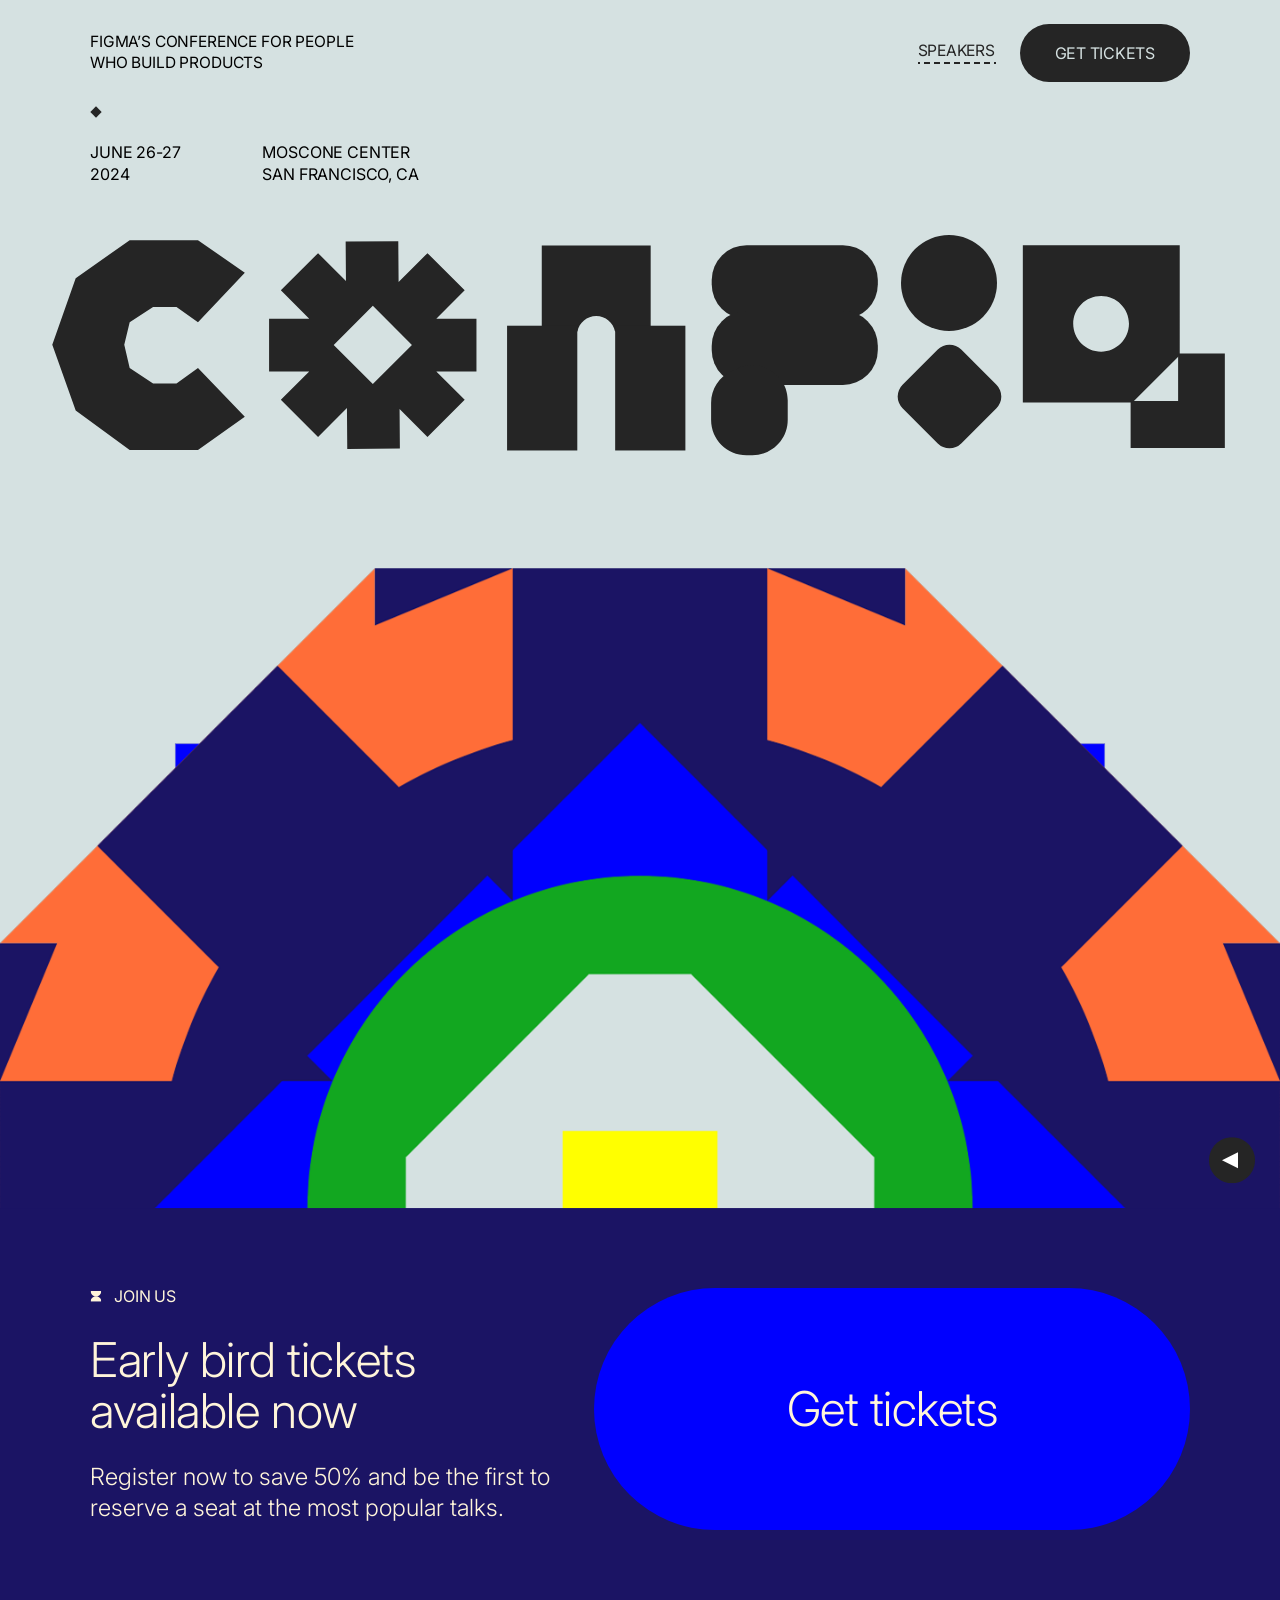
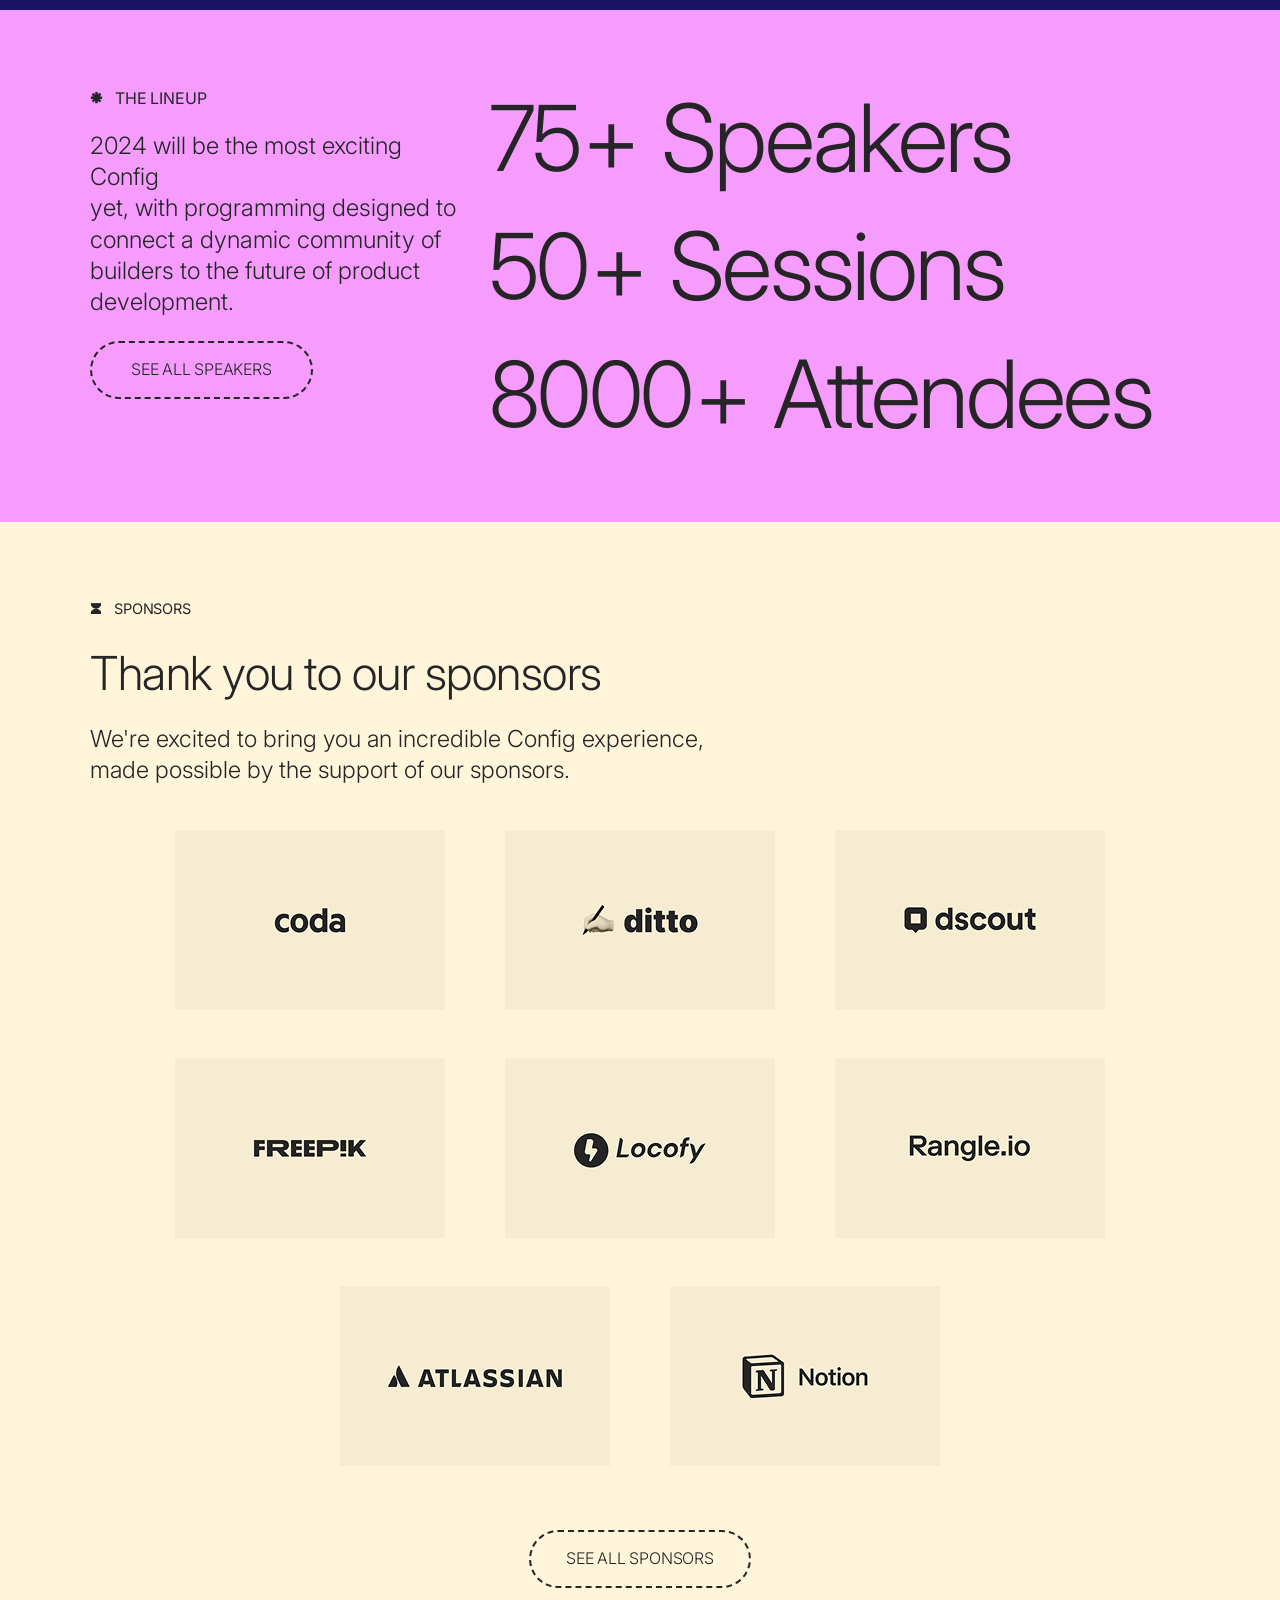
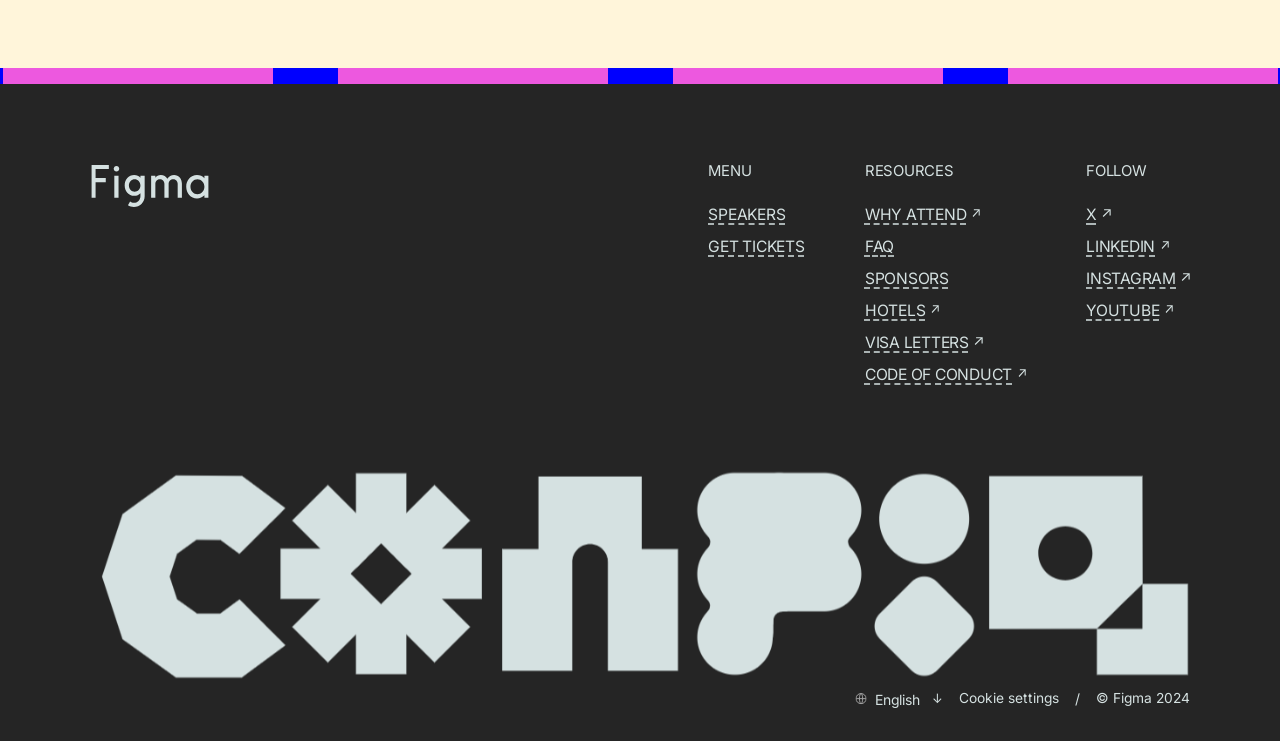
<file: index.html>
<!DOCTYPE html>
<html lang="ru">
<head>
    <meta charset="UTF-8">
    <meta name="viewport" content="width=device-width, initial-scale=1.0">
    <title>Config</title>
    <link rel="stylesheet" href="css/style.css">
    <script src="js/main.js"></script>
</head>
<body class="background-light">
    <!-- header -->
    <header class="header wrap">
        <p class="header__text">Figma’s conference for people<br>who build products</p>
        <div class="header__buttons">
            <a href="speakers.html" class="header__button-speakers">Speakers</a>
            <a href="tickets.html" class="header__button-tickets">Get tickets</a>
        </div>
    </header>
    <!-- intro -->
    <section class="intro">
        <div class="intro__text wrap">
            <span>June 26-27<br>2024</span> 
            <span>Moscone Center<br>San Francisco, CA</span>
        </div>
        <div class="intro__animation">
            <div class="intro__animation-img-C" id="animationC"><img class="intro__animation-img-C--animation" src="assets/icon/C.svg" alt="C"></div>
            <div class="intro__animation-img-O" id="animationO"><img class="intro__animation-img-O--animation" src="assets/icon/O.svg" alt="O"></div>
            <div class="intro__animation-img-N" id="animationN">
                <img class="intro__animation-img-N-1" src="assets/logo_config/N1.svg" alt="N1">
                <img class="intro__animation-img-N-2" src="assets/logo_config/N2.svg" alt="N2">
                <img class="intro__animation-img-N-3" src="assets/logo_config/N3.svg" alt="N3">
                <div class="square"></div>
            </div>
            <div class="intro__animation-img-F" id="animationF">
                <img class="intro__animation-img-F-1" src="assets/logo_config/F1.svg" alt="F1">
                <img class="intro__animation-img-F-2" src="assets/logo_config/F2.svg" alt="F2">
                <img class="intro__animation-img-F-3" src="assets/logo_config/F3.svg" alt="F3">
            </div>
            <div class="intro__animation-img-I" id="animationI">
                <div class="circle"></div>
                <div class="rhomb"></div>
            </div>
            <div class="intro__animation-img-G" id="animationG">
                <img class="intro__animation-img-G-1" src="assets/logo_config/G1.svg" alt="G1">
                <img class="intro__animation-img-G-2" src="assets/logo_config/G2.svg" alt="G2">
            </div>
        </div>
        <div class="intro__picture">
            <img class="intro__picture-bg" src="assets/img/bg-image.png" alt="bg-image">
            <button class="intro__picture-btn"><img src="assets/icon/btn-play.svg" alt="btn-play"></button> 
        </div>
    </section>
    <!-- join us -->
    <section class="join-us">
        <article class="join-us__article">
            <h2 class="join-us__article-subtitle">
                <img src="assets/icon/join-us-icon.svg" alt="join us icon">
                <span>Join us</span>
            </h2>
            <h1 class="join-us__article-title">Early bird tickets available now</h1>
            <p class="join-us__article-text">
                Register now to save 50% and be the first to reserve a seat at the most popular talks.
            </p>
        </article>
        <button class="join-us__button">Get tickets</button>
    </section>
    <!-- lineup -->
    <section class="lineup">
        <article class="lineup__article">
            <h2 class="lineup__article-subtitle">
                <img src="assets/icon/lineup-icon.svg" alt="lineup icon">
                <span>The lineup</span>
            </h2>
            <p class="lineup__article-text">
                2024 will be the most exciting Config<br>
                yet, with programming designed to<br>
                connect a dynamic community of<br>
                builders to the future of product<br>
                development.
            </p>
            <button class="lineup__article-button">See all speakers</button>
        </article>
        <div class="lineup__statistics">
            <p class="lineup__statistics-line">
                <span class="lineup__statistics-number">75</span>
                <span class="lineup__statistics-plus">+&nbsp;</span>
                <span class="lineup__statistics-text">Speakers</span>
            </p>
            <p class="lineup__statistics-line">
                <span class="lineup__statistics-number">50</span>
                <span class="lineup__statistics-plus">+&nbsp;</span>
                <span class="lineup__statistics-text">Sessions</span>
            </p>
            <p class="lineup__statistics-line">
                <span class="lineup__statistics-number">8000</span>
                <span class="lineup__statistics-plus">+&nbsp;</span>
                <span class="lineup__statistics-text">Attendees</span>
            </p>
        </div>
    </section>
    <!-- sponsors -->
    <section class="sponsors">
        <article class="sponsors__article">
            <h2 class="sponsors__article-subtitle">
                <img src="assets/icon/sponsors-icon.svg" alt="sponsors icon">
                <span>Sponsors</span>
            </h2>
            <h1 class="sponsors__article-title">Thank you to our sponsors</h1>
            <p class="sponsors__article-text">
                We're excited to bring you an incredible Config experience,
                made possible by the support of our sponsors.
            </p>
        </article>
        <div class="sponsors__gallery">
            <div class="sponsors__gallery-item"><img src="assets/img/coda.png" alt="coda"></div>
            <div class="sponsors__gallery-item"><img src="assets/img/ditto.png" alt="ditto"></div>
            <div class="sponsors__gallery-item"><img src="assets/img/dscout.png" alt="dscout"></div>
            <div class="sponsors__gallery-item"><img src="assets/img/freepik.png" alt="freepik"></div>
            <div class="sponsors__gallery-item"><img src="assets/img/locofy.png" alt="locofy"></div>
            <div class="sponsors__gallery-item"><img src="assets/img/rangeio.png" alt="range.io"></div>
            <div class="sponsors__gallery-item"><img src="assets/img/atlassian.png" alt="atlassian"></div>
            <div class="sponsors__gallery-item"><img src="assets/img/notion.png" alt="notion"></div>
        </div> 
        <div class="sponsors__button-wrap"><button class="sponsors__button">See all sponsors</button></div>
    </section>
    <!-- break-line -->
    <div class="break-line">
        <div class="break-line-pink"></div>
        <div class="break-line-pink"></div>
        <div class="break-line-pink"></div>
        <div class="break-line-pink"></div>
    </div>
    <!-- footer -->
    <footer class="footer wrap">
        <div class="footer__up">
            <img src="assets/icon/figma.svg" alt="figma">
            <div class="footer__links">
                <div class="footer__column">
                    <h3 class="footer__column-title">Menu</h3>
                    <div class="footer__column-links">
                        <a href="speakers.html" class="footer__column-link"><span>Speakers</span></a>
                        <a href="tickets.html" class="footer__column-link"><span>Get tickets</span></a>
                    </div>
                </div>
                <div class="footer__column">
                    <h3 class="footer__column-title">Resources</h3>
                    <div class="footer__column-links">
                        <a href="#" class="footer__column-link">
                            <span>Why attend</span>
                            <img src="assets/icon/arrow.svg" alt="arrow">
                        </a>
                        <a href="#" class="footer__column-link"><span>FAQ</span></a>
                        <a href="#" class="footer__column-link"><span>Sponsors</span></a>
                        <a href="#" class="footer__column-link">
                            <span>Hotels</span>
                            <img src="assets/icon/arrow.svg" alt="arrow">
                        </a>
                        <a href="#" class="footer__column-link">
                            <span>Visa letters</span>
                            <img src="assets/icon/arrow.svg" alt="arrow">
                        </a>
                        <a href="#" class="footer__column-link">
                            <span>Code of conduct</span>
                            <img src="assets/icon/arrow.svg" alt="arrow">
                        </a>
                    </div>
                </div>
                <div class="footer__column">
                    <h3 class="footer__column-title">Follow</h3>
                    <div class="footer__column-links">
                        <a href="#" class="footer__column-link">
                            <span>X</span>
                            <img src="assets/icon/arrow.svg" alt="arrow">
                        </a>
                        <a href="#" class="footer__column-link">
                            <span>Linkedin</span>
                            <img src="assets/icon/arrow.svg" alt="arrow">
                        </a>
                        <a href="#" class="footer__column-link">
                            <span>Instagram</span>
                            <img src="assets/icon/arrow.svg" alt="arrow">
                        </a>
                        <a href="#" class="footer__column-link">
                            <span>Youtube</span>
                            <img src="assets/icon/arrow.svg" alt="arrow">
                        </a>
                    </div>
                </div>
            </div>
        </div>
        <div class="footer__picture">
            <img src="assets/icon/footer-config.svg" alt="config">
        </div>
        <div class="footer__epilogue">
            <img src="assets/icon/language-icon.svg" alt="language">
            <span class="footer__epilogue-span1">English</span>
            <span class="footer__epilogue-span2">↓</span>
            <span class="footer__epilogue-span3">Cookie settings</span>
            <span class="footer__epilogue-span4">/</span>
            <span class="footer__epilogue-span5">© Figma 2024</span>
        </div>
    </footer>
</body>
</html>
</file>
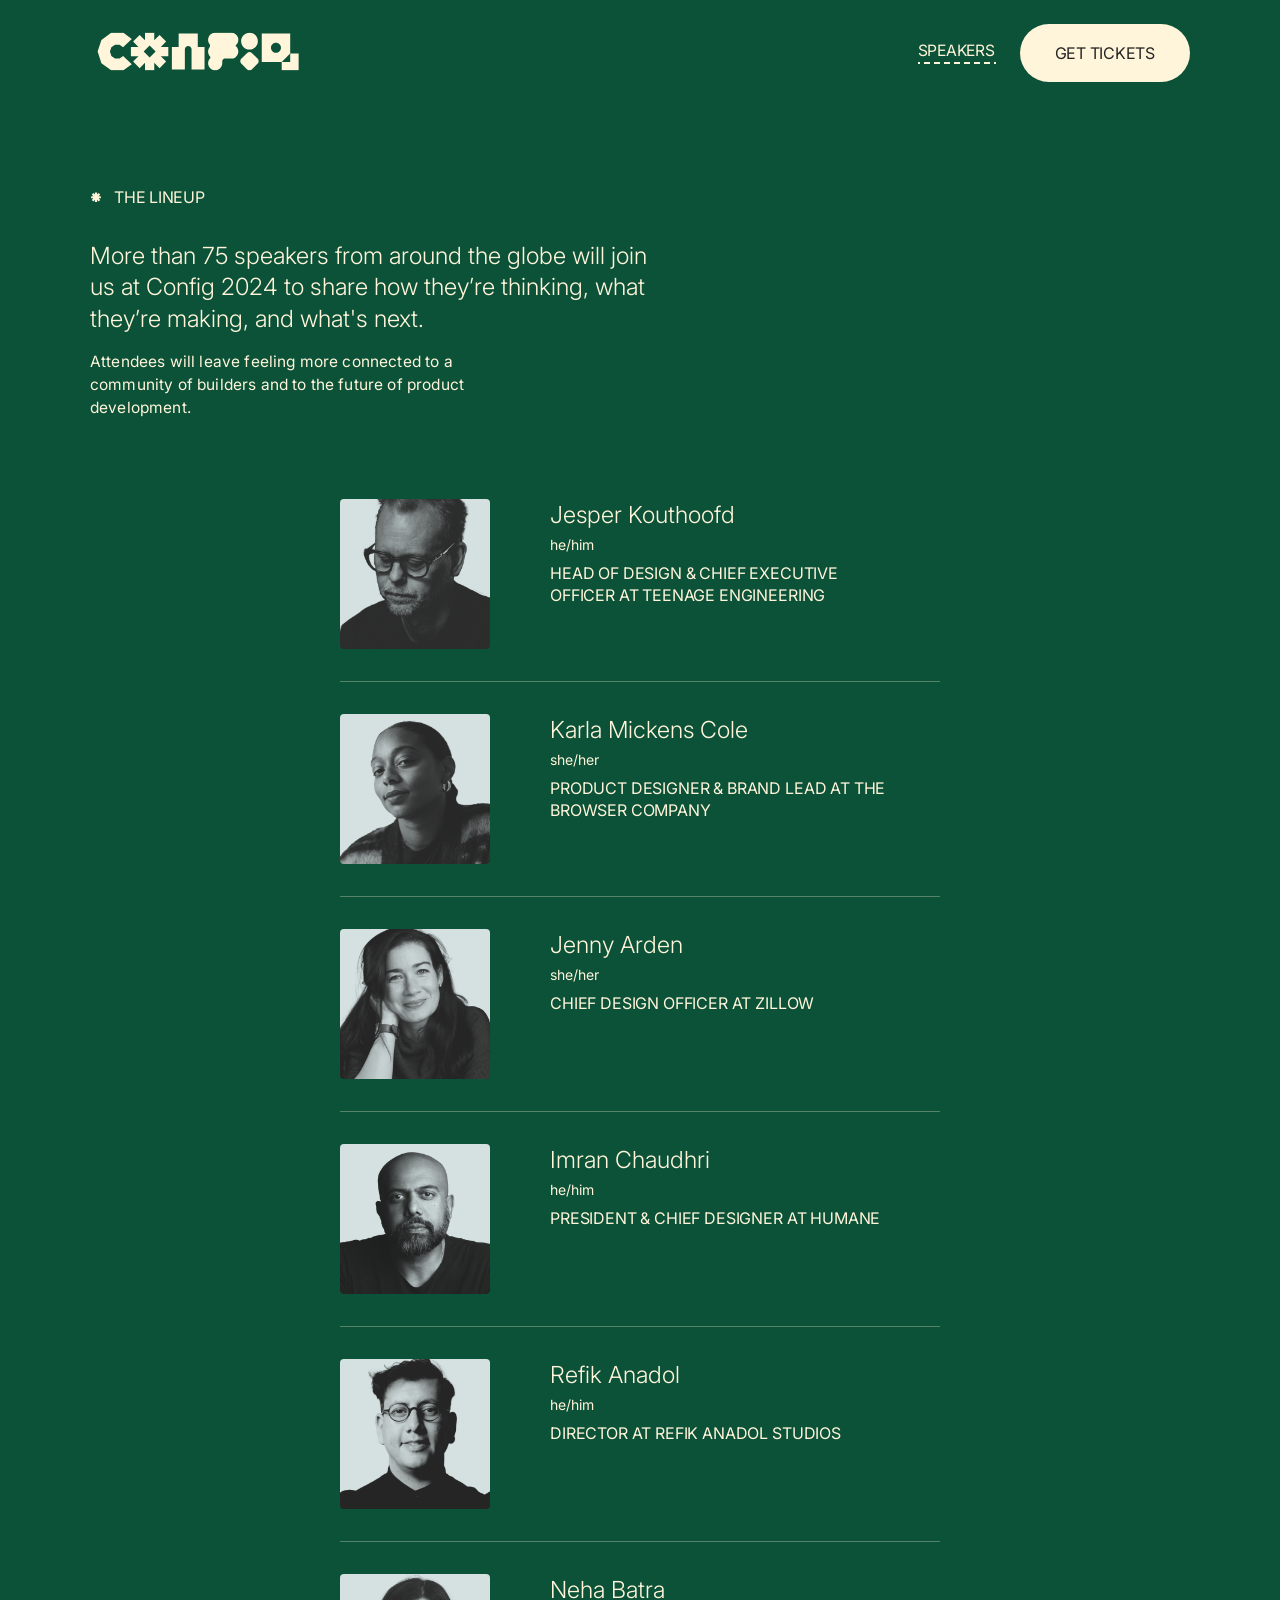
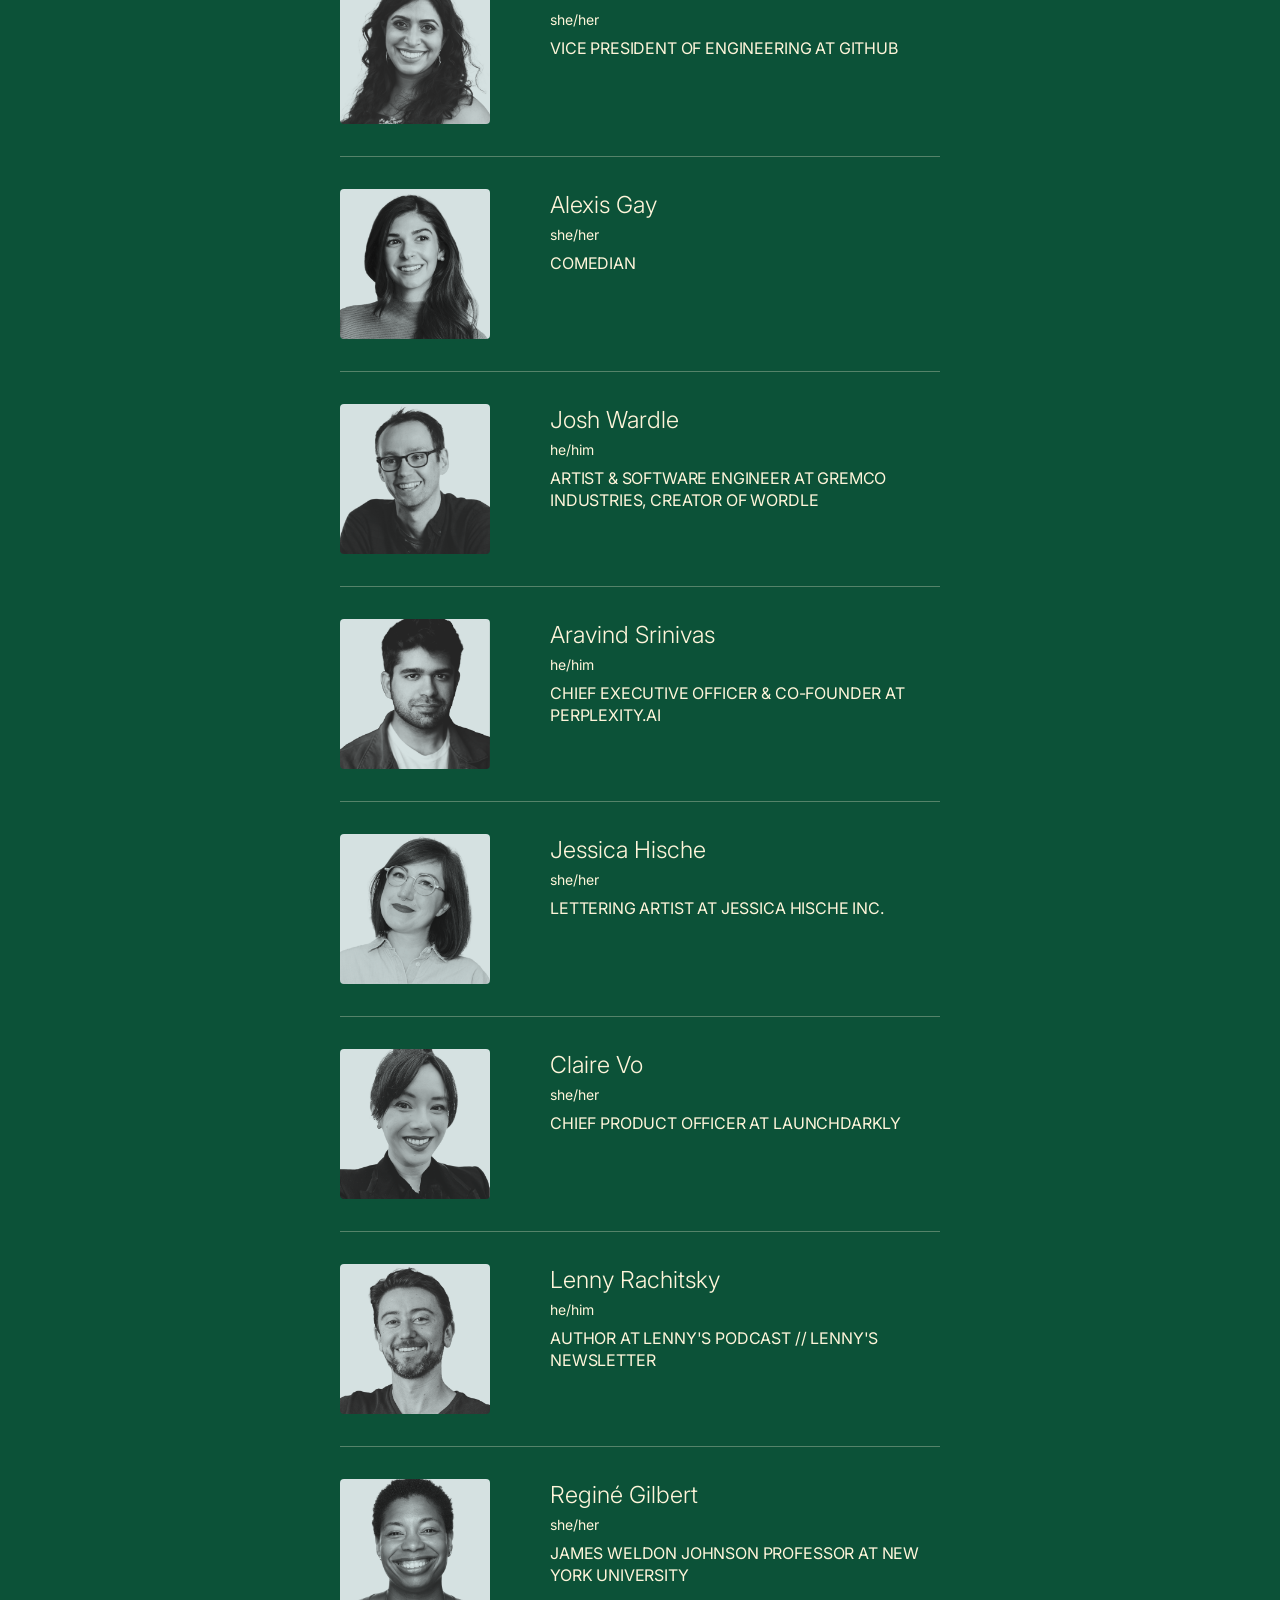
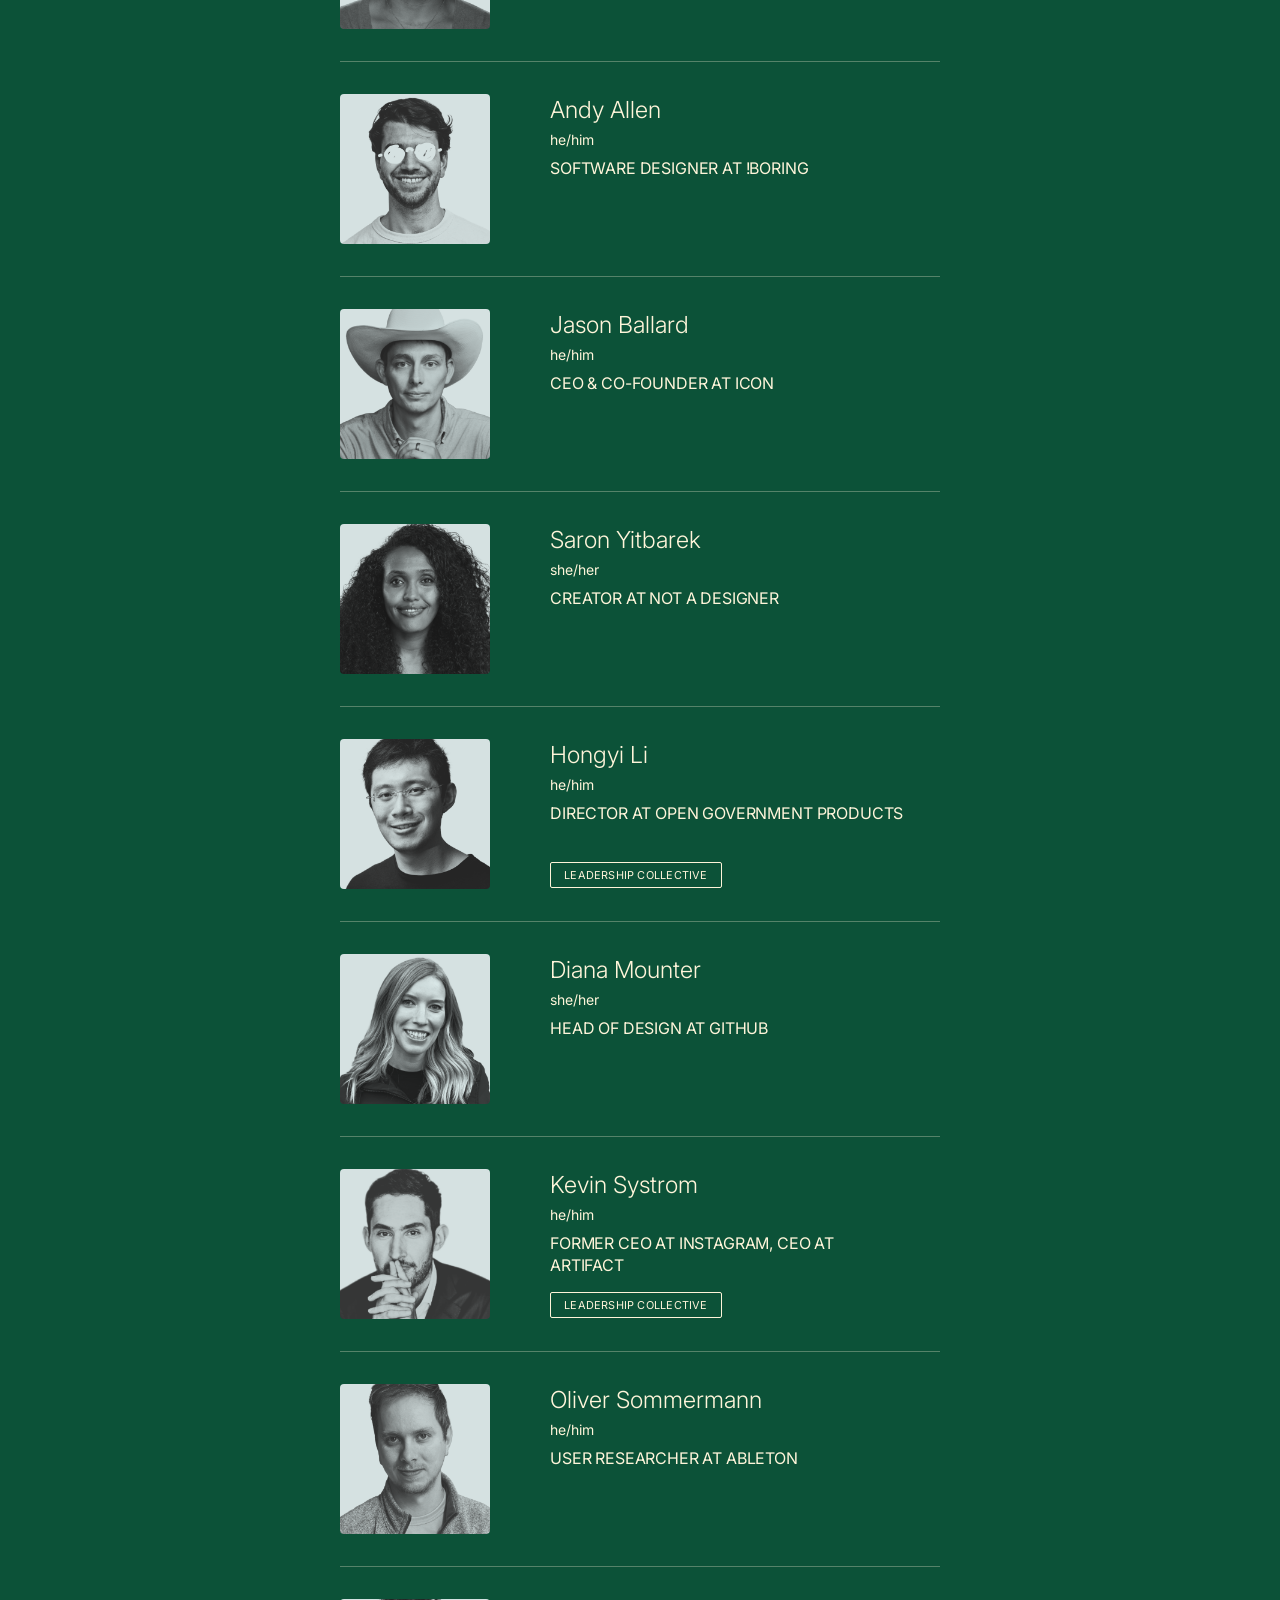
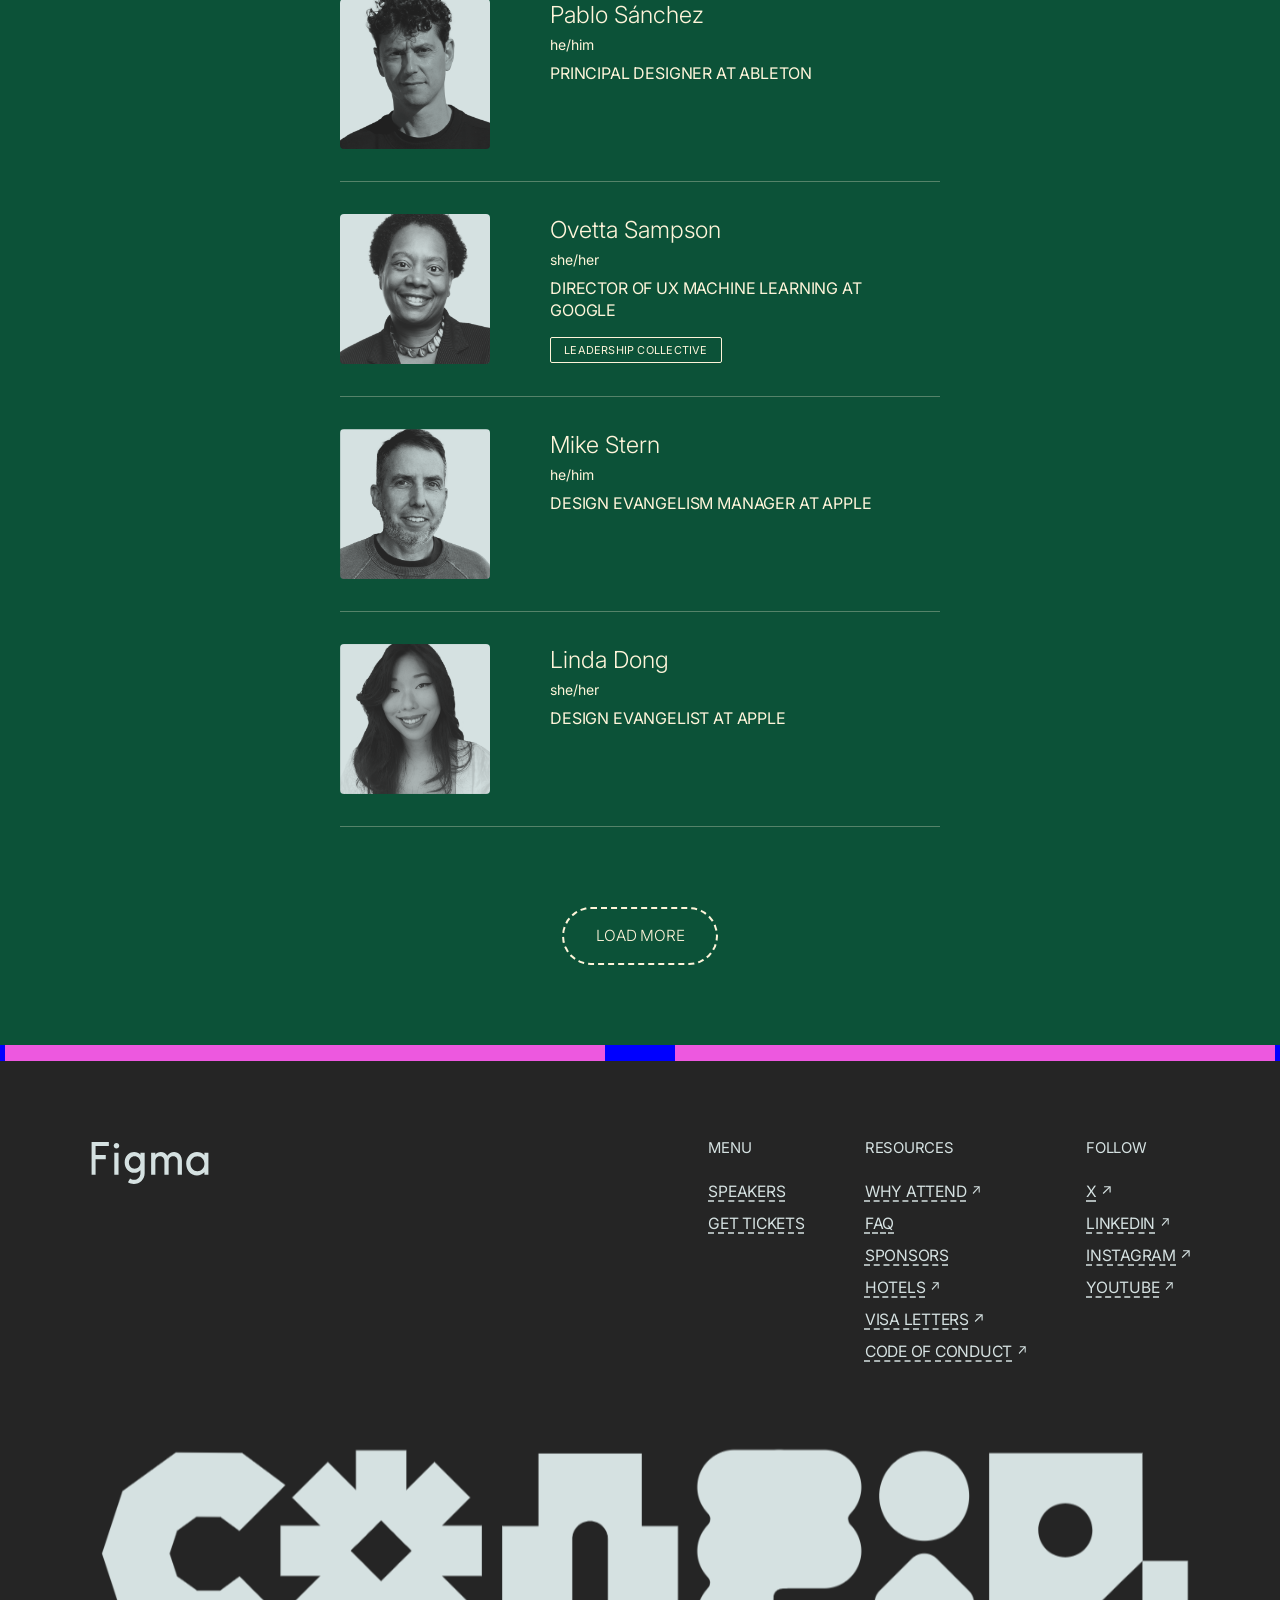
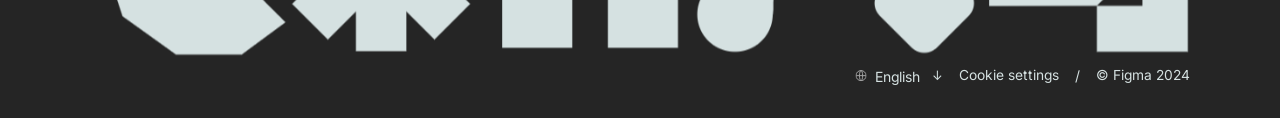
<file: speakers.html>
<!DOCTYPE html>
<html lang="ru">
<head>
    <meta charset="UTF-8">
    <meta name="viewport" content="width=device-width, initial-scale=1.0">
    <title>Speakers</title>
    <link rel="stylesheet" href="css/speakers.css">
</head>
<body class="background-green">
    <!-- header -->
    <header class="header wrap">
        <a href="index.html"><img src="assets/icon/logo_config.svg" alt="logo config"></a>
        <div class="header__buttons">
            <a href="speakers.html" class="header__button-speakers">Speakers</a>
            <a href="tickets.html" class="header__button-tickets">Get tickets</a>
        </div>
    </header>
    <!-- speakers -->
    <section class="speakers">
        <article class="speakers__article">
            <h2 class="speakers__article-subtitle">
                <img src="assets/icon/speakers-icon.svg" alt="speakers icon">
                <span>The lineup</span>
            </h2>
            <h1 class="speakers__article-title">
                More than 75 speakers from around the globe will
                join us at Config 2024 to share how they’re
                thinking, what they’re making, and what's next.
            </h1>
            <p class="speakers__article-text">
                Attendees will leave feeling more connected to a
                community of builders and to the future of product
                development.
            </p>
        </article>
        <div class="speakers__list">
            <div class="speakers__list-item">
                <img src="assets/photo_speakers/1.png" alt="photo">
                <div class="speakers__list-item-person">
                    <span class="speakers__list-item-person-name">Jesper Kouthoofd</span>
                    <span class="speakers__list-item-person-pronoun">he/him</span>
                    <span class="speakers__list-item-person-post">
                        Head of Design & Chief Executive<br>
                        Officer at Teenage Engineering
                    </span>
                </div>
            </div>
            <div class="speakers__list-item">
                <img src="assets/photo_speakers/2.png" alt="photo">
                <div class="speakers__list-item-person">
                    <span class="speakers__list-item-person-name">Karla Mickens Cole</span>
                    <span class="speakers__list-item-person-pronoun">she/her</span>
                    <span class="speakers__list-item-person-post">
                        Product Designer & Brand Lead at The<br>
                        Browser Company
                    </span>
                </div>
            </div>
            <div class="speakers__list-item">
                <img src="assets/photo_speakers/3.png" alt="photo">
                <div class="speakers__list-item-person">
                    <span class="speakers__list-item-person-name">Jenny Arden</span>
                    <span class="speakers__list-item-person-pronoun">she/her</span>
                    <span class="speakers__list-item-person-post">
                        Chief Design Officer at Zillow
                    </span>
                </div>
            </div>
            <div class="speakers__list-item">
                <img src="assets/photo_speakers/4.png" alt="photo">
                <div class="speakers__list-item-person">
                    <span class="speakers__list-item-person-name">Imran Chaudhri</span>
                    <span class="speakers__list-item-person-pronoun">he/him</span>
                    <span class="speakers__list-item-person-post">
                        President & Chief Designer at Humane
                    </span>
                </div>
            </div>
            <div class="speakers__list-item">
                <img src="assets/photo_speakers/5.png" alt="photo">
                <div class="speakers__list-item-person">
                    <span class="speakers__list-item-person-name">Refik Anadol</span>
                    <span class="speakers__list-item-person-pronoun">he/him</span>
                    <span class="speakers__list-item-person-post">
                        Director at Refik Anadol Studios
                    </span>
                </div>
            </div>
            <div class="speakers__list-item">
                <img src="assets/photo_speakers/6.png" alt="photo">
                <div class="speakers__list-item-person">
                    <span class="speakers__list-item-person-name">Neha Batra</span>
                    <span class="speakers__list-item-person-pronoun">she/her</span>
                    <span class="speakers__list-item-person-post">
                        Vice President of Engineering at Github
                    </span>
                </div>
            </div>
            <div class="speakers__list-item">
                <img src="assets/photo_speakers/7.png" alt="photo">
                <div class="speakers__list-item-person">
                    <span class="speakers__list-item-person-name">Alexis Gay</span>
                    <span class="speakers__list-item-person-pronoun">she/her</span>
                    <span class="speakers__list-item-person-post">
                        Comedian
                    </span>
                </div>
            </div>
            <div class="speakers__list-item">
                <img src="assets/photo_speakers/8.png" alt="photo">
                <div class="speakers__list-item-person">
                    <span class="speakers__list-item-person-name">Josh Wardle</span>
                    <span class="speakers__list-item-person-pronoun">he/him</span>
                    <span class="speakers__list-item-person-post">
                        Artist & Software Engineer at Gremco<br>
                        Industries, Creator of Wordle
                    </span>
                </div>
            </div>
            <div class="speakers__list-item">
                <img src="assets/photo_speakers/9.png" alt="photo">
                <div class="speakers__list-item-person">
                    <span class="speakers__list-item-person-name">Aravind Srinivas</span>
                    <span class="speakers__list-item-person-pronoun">he/him</span>
                    <span class="speakers__list-item-person-post">
                        Chief Executive Officer & Co-Founder at<br>
                        perplexity.ai
                    </span>
                </div>
            </div>
            <div class="speakers__list-item">
                <img src="assets/photo_speakers/10.png" alt="photo">
                <div class="speakers__list-item-person">
                    <span class="speakers__list-item-person-name">Jessica Hische</span>
                    <span class="speakers__list-item-person-pronoun">she/her</span>
                    <span class="speakers__list-item-person-post">
                        Lettering Artist at Jessica Hische Inc.
                    </span>
                </div>
            </div>
            <div class="speakers__list-item">
                <img src="assets/photo_speakers/11.png" alt="photo">
                <div class="speakers__list-item-person">
                    <span class="speakers__list-item-person-name">Claire Vo</span>
                    <span class="speakers__list-item-person-pronoun">she/her</span>
                    <span class="speakers__list-item-person-post">
                        Chief Product Officer at LaunchDarkly
                    </span>
                </div>
            </div>
            <div class="speakers__list-item">
                <img src="assets/photo_speakers/12.png" alt="photo">
                <div class="speakers__list-item-person">
                    <span class="speakers__list-item-person-name">Lenny Rachitsky</span>
                    <span class="speakers__list-item-person-pronoun">he/him</span>
                    <span class="speakers__list-item-person-post">
                        Author at Lenny's Podcast // Lenny's <br>
                        Newsletter
                    </span>
                </div>
            </div>
            <div class="speakers__list-item">
                <img src="assets/photo_speakers/13.png" alt="photo">
                <div class="speakers__list-item-person">
                    <span class="speakers__list-item-person-name">Reginé Gilbert</span>
                    <span class="speakers__list-item-person-pronoun">she/her</span>
                    <span class="speakers__list-item-person-post">
                        James Weldon Johnson Professor at New<br>
                        York University
                    </span>
                </div>
            </div>
            <div class="speakers__list-item">
                <img src="assets/photo_speakers/14.png" alt="photo">
                <div class="speakers__list-item-person">
                    <span class="speakers__list-item-person-name">Andy Allen</span>
                    <span class="speakers__list-item-person-pronoun">he/him</span>
                    <span class="speakers__list-item-person-post">
                        Software Designer at !Boring
                    </span>
                </div>
            </div>
            <div class="speakers__list-item">
                <img src="assets/photo_speakers/15.png" alt="photo">
                <div class="speakers__list-item-person">
                    <span class="speakers__list-item-person-name">Jason Ballard</span>
                    <span class="speakers__list-item-person-pronoun">he/him</span>
                    <span class="speakers__list-item-person-post">
                        CEO & Co-founder at ICON
                    </span>
                </div>
            </div>
            <div class="speakers__list-item">
                <img src="assets/photo_speakers/16.png" alt="photo">
                <div class="speakers__list-item-person">
                    <span class="speakers__list-item-person-name">Saron Yitbarek</span>
                    <span class="speakers__list-item-person-pronoun">she/her</span>
                    <span class="speakers__list-item-person-post">
                        Creator at Not A Designer
                    </span>
                </div>
            </div>
            <div class="speakers__list-item">
                <img src="assets/photo_speakers/17.png" alt="photo">
                <div class="speakers__list-item-wrap">
                    <div class="speakers__list-item-person">
                        <span class="speakers__list-item-person-name">Hongyi Li</span>
                        <span class="speakers__list-item-person-pronoun">he/him</span>
                        <span class="speakers__list-item-person-post">
                            Director at Open Government Products
                        </span>
                    </div>
                    <span class="speakers__list-item-mark">LEADERSHIP COLLECTIVE</span>
                </div>
            </div>
            <div class="speakers__list-item">
                <img src="assets/photo_speakers/18.png" alt="photo">
                <div class="speakers__list-item-person">
                    <span class="speakers__list-item-person-name">Diana Mounter</span>
                    <span class="speakers__list-item-person-pronoun">she/her</span>
                    <span class="speakers__list-item-person-post">
                        Head of Design at Github
                    </span>
                </div>
            </div>
            <div class="speakers__list-item">
                <img src="assets/photo_speakers/19.png" alt="photo">
                <div class="speakers__list-item-wrap">
                    <div class="speakers__list-item-person">
                        <span class="speakers__list-item-person-name">Kevin Systrom</span>
                        <span class="speakers__list-item-person-pronoun">he/him</span>
                        <span class="speakers__list-item-person-post">
                            Former CEO at Instagram, CEO at<br>
                            Artifact
                        </span>
                    </div>
                    <span class="speakers__list-item-mark">LEADERSHIP COLLECTIVE</span>
                </div>
            </div>
            <div class="speakers__list-item">
                <img src="assets/photo_speakers/20.png" alt="photo">
                <div class="speakers__list-item-person">
                    <span class="speakers__list-item-person-name">Oliver Sommermann</span>
                    <span class="speakers__list-item-person-pronoun">he/him</span>
                    <span class="speakers__list-item-person-post">
                        User Researcher at Ableton
                    </span>
                </div>
            </div>
            <div class="speakers__list-item">
                <img src="assets/photo_speakers/21.png" alt="photo">
                <div class="speakers__list-item-person">
                    <span class="speakers__list-item-person-name">Pablo Sánchez</span>
                    <span class="speakers__list-item-person-pronoun">he/him</span>
                    <span class="speakers__list-item-person-post">
                        Principal Designer at Ableton
                    </span>
                </div>
            </div>
            <div class="speakers__list-item">
                <img src="assets/photo_speakers/22.png" alt="photo">
                <div class="speakers__list-item-wrap">
                    <div class="speakers__list-item-person">
                        <span class="speakers__list-item-person-name">Ovetta Sampson</span>
                        <span class="speakers__list-item-person-pronoun">she/her</span>
                        <span class="speakers__list-item-person-post">
                            Director of UX Machine Learning at<br>
                            Google
                        </span>
                    </div>
                    <span class="speakers__list-item-mark">LEADERSHIP COLLECTIVE</span>
                </div>
            </div>
            <div class="speakers__list-item">
                <img src="assets/photo_speakers/23.png" alt="photo">
                <div class="speakers__list-item-person">
                    <span class="speakers__list-item-person-name">Mike Stern</span>
                    <span class="speakers__list-item-person-pronoun">he/him</span>
                    <span class="speakers__list-item-person-post">
                        Design Evangelism Manager at Apple
                    </span>
                </div>
            </div>
            <div class="speakers__list-item">
                <img src="assets/photo_speakers/24.png" alt="photo">
                <div class="speakers__list-item-person">
                    <span class="speakers__list-item-person-name">Linda Dong</span>
                    <span class="speakers__list-item-person-pronoun">she/her</span>
                    <span class="speakers__list-item-person-post">
                        Design Evangelist at Apple
                    </span>
                </div>
            </div>
        </div>
        <div class="speakers__button-wrap"><button class="speakers__button">Load more</button></div>
    </section>
    <!-- break-line -->
    <div class="break-line">
        <div class="break-line-pink"></div>
        <div class="break-line-pink"></div>
    </div>
    <!-- footer -->
    <footer class="footer wrap">
        <div class="footer__up">
            <img src="assets/icon/figma.svg" alt="figma">
            <div class="footer__links">
                <div class="footer__column">
                    <h3 class="footer__column-title">Menu</h3>
                    <div class="footer__column-links">
                        <a href="speakers.html" class="footer__column-link"><span>Speakers</span></a>
                        <a href="tickets.html" class="footer__column-link"><span>Get tickets</span></a>
                    </div>
                </div>
                <div class="footer__column">
                    <h3 class="footer__column-title">Resources</h3>
                    <div class="footer__column-links">
                        <a href="#" class="footer__column-link">
                            <span>Why attend</span>
                            <img src="assets/icon/arrow.svg" alt="arrow">
                        </a>
                        <a href="#" class="footer__column-link"><span>FAQ</span></a>
                        <a href="#" class="footer__column-link"><span>Sponsors</span></a>
                        <a href="#" class="footer__column-link">
                            <span>Hotels</span>
                            <img src="assets/icon/arrow.svg" alt="arrow">
                        </a>
                        <a href="#" class="footer__column-link">
                            <span>Visa letters</span>
                            <img src="assets/icon/arrow.svg" alt="arrow">
                        </a>
                        <a href="#" class="footer__column-link">
                            <span>Code of conduct</span>
                            <img src="assets/icon/arrow.svg" alt="arrow">
                        </a>
                    </div>
                </div>
                <div class="footer__column">
                    <h3 class="footer__column-title">Follow</h3>
                    <div class="footer__column-links">
                        <a href="#" class="footer__column-link">
                            <span>X</span>
                            <img src="assets/icon/arrow.svg" alt="arrow">
                        </a>
                        <a href="#" class="footer__column-link">
                            <span>Linkedin</span>
                            <img src="assets/icon/arrow.svg" alt="arrow">
                        </a>
                        <a href="#" class="footer__column-link">
                            <span>Instagram</span>
                            <img src="assets/icon/arrow.svg" alt="arrow">
                        </a>
                        <a href="#" class="footer__column-link">
                            <span>Youtube</span>
                            <img src="assets/icon/arrow.svg" alt="arrow">
                        </a>
                    </div>
                </div>
            </div>
        </div>
        <div class="footer__picture">
            <img src="assets/icon/footer-config.svg" alt="config">
        </div>
        <div class="footer__epilogue">
            <img src="assets/icon/language-icon.svg" alt="language">
            <span class="footer__epilogue-span1">English</span>
            <span class="footer__epilogue-span2">↓</span>
            <span class="footer__epilogue-span3">Cookie settings</span>
            <span class="footer__epilogue-span4">/</span>
            <span class="footer__epilogue-span5">© Figma 2024</span>
        </div>
    </footer>
</body>
</html>
</file>
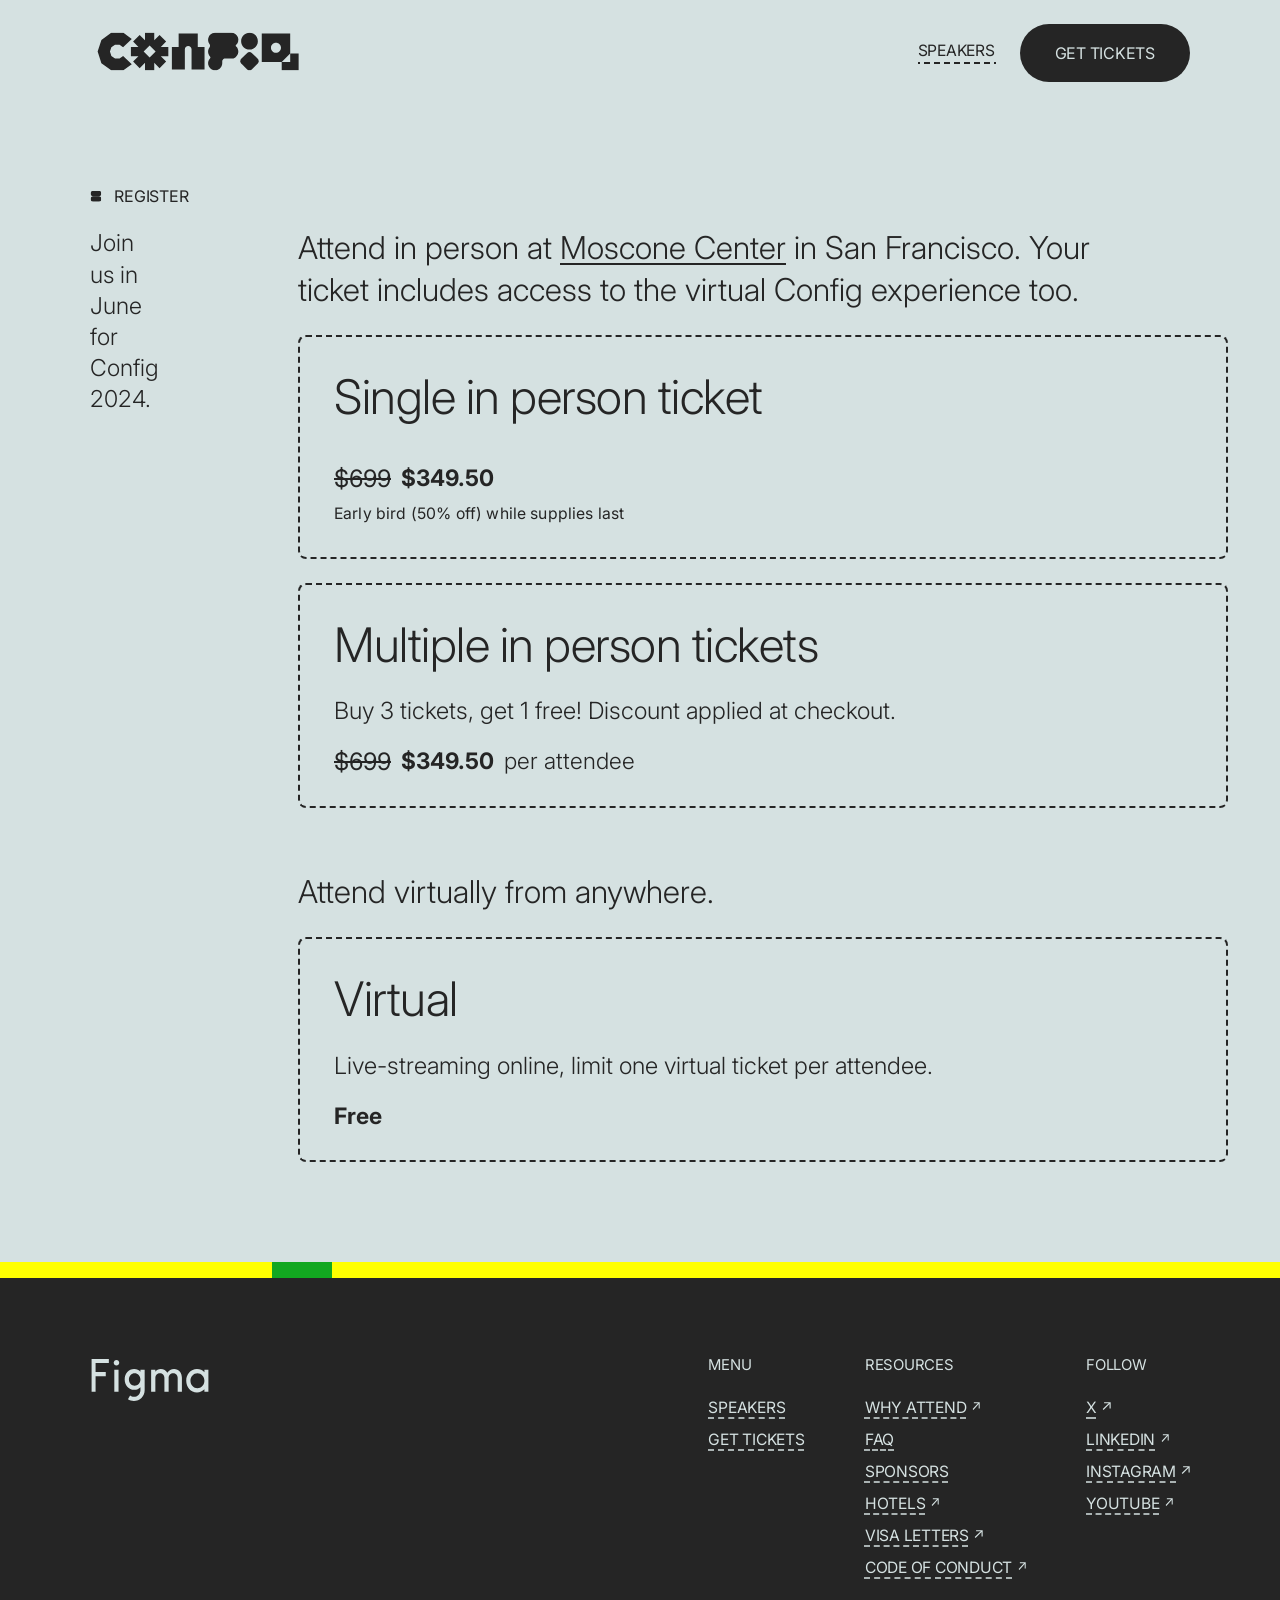
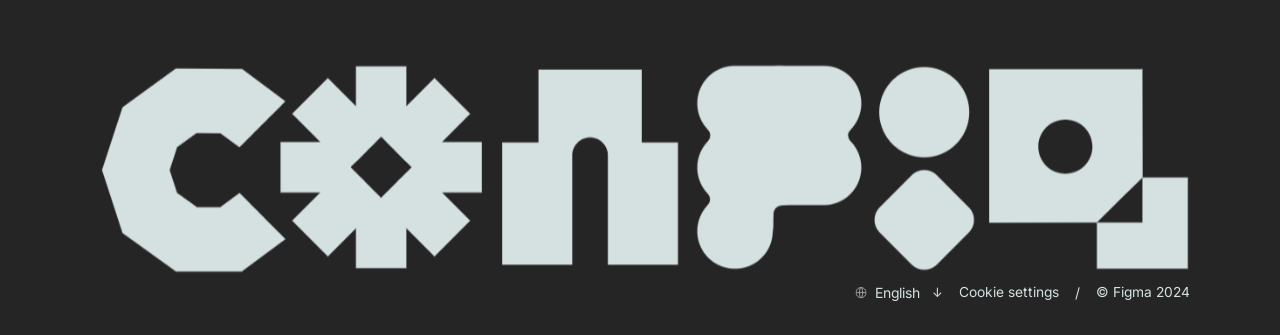
<file: tickets.html>
<!DOCTYPE html>
<html lang="ru">
<head>
    <meta charset="UTF-8">
    <meta name="viewport" content="width=device-width, initial-scale=1.0">
    <title>Get Tickets</title>
    <link rel="stylesheet" href="css/tickets.css">
</head>
<body class="background-light">
    <!-- header -->
    <header class="header wrap">
        <a href="index.html"><img src="assets/icon/logo_config_black.svg" alt="logo config"></a>
        <div class="header__buttons">
            <a href="speakers.html" class="header__button-speakers">Speakers</a>
            <a href="tickets.html" class="header__button-tickets">Get tickets</a>
        </div>
    </header>
    <!-- register -->
    <section class="register">
        <h2 class="register__subtitle">
            <img src="assets/icon/register-icon.svg" alt="register icon">
            <span>Register</span>
        </h2>
        <div class="register__content">
            <p class="register__text">Join us in June for Config 2024.</p>
            <div class="register__tickets-wrap">
                <div class="register__tickets">
                    <p class="register__tickets-text">
                        Attend in person at <span>Moscone Center</span> in San Francisco. Your<br>
                        ticket includes access to the virtual Config experience too.
                    </p>
                    <button class="register__button">
                        <p class="register__button-text">Single in person ticket</p>
                        <div class="register__button-description">
                            <div class="register__button-price">
                                <span class="register__button-price-old">$699</span>
                                <span class="register__button-price-new">$349.50</span> 
                            </div>
                            <span class="register__button-description-text">Early bird (50% off) while supplies last</span>
                        </div>
                    </button>
                    <button class="register__button">
                        <p class="register__button-text">Multiple in person tickets</p>
                        <span class="register__button-middle-text">Buy 3 tickets, get 1 free! Discount applied at checkout.</span>
                        <div class="register__button-description">
                            <div class="register__button-price">
                                <span class="register__button-price-old">$699</span>
                                <span class="register__button-price-new">$349.50</span> 
                                <span class="register__button-price-text">per attendee</span>
                            </div>
                        </div>
                    </button>
                </div>
                <div class="register__tickets">
                    <p class="register__tickets-text">
                        Attend virtually from anywhere.
                    </p>
                    <button class="register__button">
                        <p class="register__button-text">Virtual</p>
                        <span class="register__button-middle-text">Live-streaming online, limit one virtual ticket per attendee.</span>
                        <div class="register__button-description">
                            <div class="register__button-price">
                                <span class="register__button-price-new">Free</span> 
                            </div>
                        </div>
                    </button>
                </div>
            </div>
        </div>
    </section>
    <!-- break-line -->
    <div class="break-line">
        <div class="break-line-yellow small"></div>
        <div class="break-line-yellow big"></div>
    </div>
    <!-- footer -->
    <footer class="footer wrap">
        <div class="footer__up">
            <img src="assets/icon/figma.svg" alt="figma">
            <div class="footer__links">
                <div class="footer__column">
                    <h3 class="footer__column-title">Menu</h3>
                    <div class="footer__column-links">
                        <a href="speakers.html" class="footer__column-link"><span>Speakers</span></a>
                        <a href="tickets.html" class="footer__column-link"><span>Get tickets</span></a>
                    </div>
                </div>
                <div class="footer__column">
                    <h3 class="footer__column-title">Resources</h3>
                    <div class="footer__column-links">
                        <a href="#" class="footer__column-link">
                            <span>Why attend</span>
                            <img src="assets/icon/arrow.svg" alt="arrow">
                        </a>
                        <a href="#" class="footer__column-link"><span>FAQ</span></a>
                        <a href="#" class="footer__column-link"><span>Sponsors</span></a>
                        <a href="#" class="footer__column-link">
                            <span>Hotels</span>
                            <img src="assets/icon/arrow.svg" alt="arrow">
                        </a>
                        <a href="#" class="footer__column-link">
                            <span>Visa letters</span>
                            <img src="assets/icon/arrow.svg" alt="arrow">
                        </a>
                        <a href="#" class="footer__column-link">
                            <span>Code of conduct</span>
                            <img src="assets/icon/arrow.svg" alt="arrow">
                        </a>
                    </div>
                </div>
                <div class="footer__column">
                    <h3 class="footer__column-title">Follow</h3>
                    <div class="footer__column-links">
                        <a href="#" class="footer__column-link">
                            <span>X</span>
                            <img src="assets/icon/arrow.svg" alt="arrow">
                        </a>
                        <a href="#" class="footer__column-link">
                            <span>Linkedin</span>
                            <img src="assets/icon/arrow.svg" alt="arrow">
                        </a>
                        <a href="#" class="footer__column-link">
                            <span>Instagram</span>
                            <img src="assets/icon/arrow.svg" alt="arrow">
                        </a>
                        <a href="#" class="footer__column-link">
                            <span>Youtube</span>
                            <img src="assets/icon/arrow.svg" alt="arrow">
                        </a>
                    </div>
                </div>
            </div>
        </div>
        <div class="footer__picture">
            <img src="assets/icon/footer-config.svg" alt="config">
        </div>
        <div class="footer__epilogue">
            <img src="assets/icon/language-icon.svg" alt="language">
            <span class="footer__epilogue-span1">English</span>
            <span class="footer__epilogue-span2">↓</span>
            <span class="footer__epilogue-span3">Cookie settings</span>
            <span class="footer__epilogue-span4">/</span>
            <span class="footer__epilogue-span5">© Figma 2024</span>
        </div>
    </footer>
</body>
</html>
</file>
<file: css/style.css>
@import url("https://fonts.googleapis.com/css2?family=Inter:ital,opsz,wght@0,14..32,100..900;1,14..32,100..900&display=swap");
*, *:before, *:after {
  box-sizing: border-box;
}

html, body, div, span, applet, object, iframe, figure,
h1, h2, h3, h4, h5, h6, p, blockquote, pre,
a, abbr, acronym, address, big, cite, code,
del, dfn, em, img, ins, kbd, q, s, samp,
small, strike, strong, sub, sup, tt, var,
b, u, i, center,
dl, dt, dd, ol, ul, li,
fieldset, form, label, legend,
table, caption, tbody, tfoot, thead, tr, th, td,
article, aside, canvas, details, embed, main,
figure, figcaption, footer, header, hgroup,
menu, nav, output, ruby, section, summary,
time, mark, audio, video {
  margin: 0;
  padding: 0;
  border: 0;
  font-size: 100%;
  vertical-align: baseline;
}

article, aside, details, figure, figcaption, footer, header, hgroup, menu, nav, section, summary {
  display: block;
}

ol, ul {
  list-style: none;
}

blockquote, q {
  quotes: none;
}

blockquote:before, blockquote:after, q:before, q:after {
  content: "";
  content: none;
}

table {
  border-collapse: collapse;
  border-spacing: 0;
}

h1, h2, h3, h4, h5, h6 {
  font-weight: normal;
}

input {
  outline: 0;
}

button, a {
  margin: 0;
  padding: 0;
  background: none;
  border: none;
  outline: none;
  cursor: pointer !important;
  text-decoration: none;
}

img {
  pointer-events: none;
  user-select: none;
}

body {
  width: 100%;
  height: 100%;
  font-family: "Inter", sans-serif;
}

.background-light {
  background: #D5E1E1;
}

.background-green {
  background: #0C5238;
}

html,
body {
  overflow-x: hidden;
}

.wrap {
  padding-left: 90px;
  padding-right: 90px;
  box-sizing: border-box;
}

::-webkit-scrollbar {
  width: 2px;
  height: 2px;
}

::-webkit-scrollbar-track {
  background: #252525;
  border-radius: 10px;
}

::-webkit-scrollbar-thumb {
  background: #D5E1E1;
  border-radius: 10px;
}

.header {
  width: 100%;
  height: 106px;
  display: flex;
  justify-content: space-between;
  align-items: center;
}
.header__text {
  font-family: "Inter";
  font-weight: 400;
  font-size: 15.5px;
  line-height: 20.89px;
  letter-spacing: -0.16px;
  vertical-align: middle;
  text-transform: uppercase;
}
.header__buttons {
  width: auto;
  height: 58px;
  display: flex;
  justify-content: center;
  align-items: center;
  gap: 24px;
}
.header__button-speakers {
  width: 78px;
  height: 21px;
  font-family: "Inter";
  font-weight: 400;
  font-size: 15.63px;
  line-height: 100%;
  letter-spacing: -0.24px;
  vertical-align: middle;
  text-transform: uppercase;
  color: #252525;
  position: relative;
  transition: all 0.5s;
}
.header__button-speakers::before {
  content: "";
  position: absolute;
  bottom: 0;
  left: 0;
  height: 2px;
  width: 100%;
  background-image: linear-gradient(to right, #252525 0 2px, transparent 2px 6px, #252525 6px 12px, transparent 12px 16px, #252525 16px 22px, transparent 22px 26px, #252525 26px 32px, transparent 32px 36px, #252525 36px 42px, transparent 42px 46px, #252525 46px 52px, transparent 52px 56px, #252525 56px 62px, transparent 62px 66px, #252525 66px 72px, transparent 72px 76px, #252525 76px 78px);
  background-repeat: no-repeat;
  transition: opacity 0.5s;
  opacity: 1;
}
.header__button-speakers::after {
  content: "";
  position: absolute;
  bottom: 0;
  left: 0;
  height: 2px;
  width: 100%;
  background-image: linear-gradient(to right, #FFF5DA 0 2px, transparent 2px 6px, #FFF5DA 6px 12px, transparent 12px 16px, #FFF5DA 16px 22px, transparent 22px 26px, #FFF5DA 26px 32px, transparent 32px 36px, #FFF5DA 36px 42px, transparent 42px 46px, #FFF5DA 46px 52px, transparent 52px 56px, #FFF5DA 56px 62px, transparent 62px 66px, #FFF5DA 66px 72px, transparent 72px 76px, #FFF5DA 76px 78px);
  background-repeat: no-repeat;
  transition: opacity 0.5s;
  opacity: 0;
}
.header__button-speakers:hover {
  color: #FFF5DA;
}
.header__button-speakers:hover::before {
  opacity: 0;
}
.header__button-speakers:hover::after {
  opacity: 1;
}
.header__button-tickets {
  width: 170.48px;
  height: 100%;
  display: flex;
  justify-content: center;
  align-items: center;
  background: #252525;
  border-radius: 60px;
  border: 1px solid transparent;
  font-family: "Inter";
  font-weight: 400;
  font-size: 16px;
  line-height: 100%;
  letter-spacing: -0.24px;
  vertical-align: middle;
  text-transform: uppercase;
  color: #D5E1E1;
  transition: all 0.5s;
}
.header__button-tickets:hover {
  border: 1px solid #252525;
  background: #FFF5DA;
  color: #252525;
}

.intro {
  width: 100%;
  height: auto;
}
.intro__text {
  width: 100%;
  height: auto;
  display: flex;
  align-items: center;
  gap: 82px;
  padding-top: 36px;
  padding-bottom: 18px;
  font-family: "Inter";
  font-weight: 400;
  font-size: 16px;
  line-height: 21.6px;
  letter-spacing: -0.16px;
  vertical-align: middle;
  text-transform: uppercase;
  position: relative;
}
.intro__text::before {
  content: "";
  position: absolute;
  top: 2px;
  left: 92px;
  transform: rotate(45deg);
  width: 8px;
  height: 8px;
  background-color: #252525;
}
.intro__animation {
  width: 100%;
  height: 284px;
  position: relative;
  display: flex;
  justify-content: center;
  align-items: center;
  user-select: none;
}
.intro__animation-img-C {
  width: 260px;
  height: 284px;
  position: relative;
  display: flex;
  align-items: center;
  justify-content: center;
  overflow: hidden;
}
.intro__animation-img-C--animation {
  transition: transform 0.6s ease, opacity 0.6s ease;
}
.intro__animation-img-C.active .intro__animation-img-C--animation {
  transform: rotate(-270deg) scale(0.2);
  opacity: 0;
}
.intro__animation-img-C::after {
  content: "";
  position: absolute;
  width: 120px;
  height: 120px;
  background-color: #252525;
  border-radius: 50%;
  opacity: 0;
  transform: scale(0) rotate(0deg);
  transition: opacity 0.5s ease, transform 0.5s ease, border-radius 0.5s ease 0.8s;
}
.intro__animation-img-C.active::after {
  opacity: 1;
  transform: scale(1) rotate(45deg);
  border-radius: 20%;
}
.intro__animation-img-O {
  width: 267px;
  height: 284px;
  position: relative;
  display: flex;
  align-items: center;
  justify-content: center;
  overflow: hidden;
}
.intro__animation-img-O--animation {
  transition: transform 0.9s ease, opacity 0.9s ease;
}
.intro__animation-img-O.active .intro__animation-img-O--animation {
  transform: rotate(180deg) scale(0.2);
  opacity: 0;
}
.intro__animation-img-O::after {
  content: "";
  position: absolute;
  width: 120px;
  height: 120px;
  background-color: #252525;
  opacity: 0;
  transform: scale(0) rotate(0deg);
  transition: opacity 0.5s ease, transform 0.5s ease;
}
.intro__animation-img-O.active::after {
  opacity: 1;
  transform: scale(1) rotate(45deg);
}
.intro__animation-img-O.square::after {
  transform: scale(0.7) rotate(90deg);
  transition-delay: 0.5s;
}
.intro__animation-img-N {
  width: 260px;
  height: 284px;
  position: relative;
  display: flex;
  align-items: center;
  justify-content: center;
  overflow: hidden;
}
.intro__animation-img-N-1, .intro__animation-img-N-2, .intro__animation-img-N-3 {
  content: "";
  position: absolute;
  transition: all 0.5s ease, opacity 0s ease;
}
.intro__animation-img-N-1 {
  height: 87px;
  top: calc(50% - 100px);
  left: calc(50% - 55px);
}
.intro__animation-img-N-2 {
  height: 126px;
  top: calc(50% - 20px);
  left: calc(50% - 89px);
}
.intro__animation-img-N-3 {
  height: 126px;
  top: calc(50% - 20px);
  left: calc(50% + 19px);
}
.intro__animation-img-N .square {
  position: absolute;
  width: 110px;
  height: 110px;
  background-color: #252525;
  top: calc(50% - 55px);
  left: calc(50% - 55px);
  opacity: 0;
  transition: opacity 0.3s ease;
  transition: transform 0.3s ease;
}
.intro__animation-img-N.moved .intro__animation-img-N-1 {
  height: 87px;
  top: calc(50% - 55px);
  left: calc(50% - 55px);
  transition-duration: 0.5s;
}
.intro__animation-img-N.moved .intro__animation-img-N-2 {
  height: 110px;
  top: calc(50% - 55px);
  left: calc(50% - 55px);
  transition-duration: 0.5s;
}
.intro__animation-img-N.moved .intro__animation-img-N-3 {
  height: 110px;
  top: calc(50% - 55px);
  left: calc(50% - 7px);
  transition-duration: 0.5s;
}
.intro__animation-img-N.show-square .square {
  opacity: 1;
}
.intro__animation-img-N.square-rotate .square {
  transform: rotate(45deg);
}
.intro__animation-img-F {
  width: 230px;
  height: 284px;
  position: relative;
  display: flex;
  align-items: center;
  justify-content: center;
  overflow: hidden;
}
.intro__animation-img-F-1, .intro__animation-img-F-2, .intro__animation-img-F-3 {
  content: "";
  position: absolute;
  transition: transform 1s ease, opacity 1s ease, top 1s ease, left 1s ease;
}
.intro__animation-img-F-1 {
  width: 168px;
  height: 75px;
  top: calc(50% - 100px);
  left: calc(50% - 90px);
}
.intro__animation-img-F-2 {
  width: 168px;
  height: 75px;
  top: calc(50% - 35px);
  left: calc(50% - 90px);
}
.intro__animation-img-F-3 {
  width: 76.6px;
  height: 110px;
  top: calc(50% + 10px);
  left: calc(50% - 90px);
  opacity: 1;
}
.intro__animation-img-F.animate .intro__animation-img-F-1 {
  top: calc(50% - 35px);
  transform: rotate(-45deg);
}
.intro__animation-img-F.animate .intro__animation-img-F-2 {
  transform: rotate(-135deg);
}
.intro__animation-img-F.animate .intro__animation-img-F-3 {
  opacity: 0;
  top: calc(50% - 55px);
  left: calc(50% - 38.3px);
}
.intro__animation-img-I {
  width: 146px;
  height: 284px;
  position: relative;
  display: flex;
  align-items: center;
  justify-content: center;
  overflow: hidden;
}
.intro__animation-img-I .circle,
.intro__animation-img-I .rhomb {
  content: "";
  position: absolute;
  background: #252525;
  transition: none;
}
.intro__animation-img-I .circle {
  width: 96px;
  height: 96px;
  border-radius: 50%;
  top: calc(50% - 110px);
  left: calc(50% - 48px);
  opacity: 1;
}
.intro__animation-img-I .rhomb {
  width: 83px;
  height: 83px;
  border-radius: 20%;
  transform: rotate(-45deg);
  top: calc(50% + 10px);
  left: calc(50% - 41.5px);
  opacity: 1;
}
.intro__animation-img-I .circle.move-to-center {
  animation-name: circle-move-to-center;
  animation-duration: 1s;
  animation-fill-mode: forwards;
}
.intro__animation-img-I .circle.stretch-oval {
  animation-name: circle-stretch-oval;
  animation-duration: 1s;
  animation-fill-mode: forwards;
}
.intro__animation-img-I .circle.shrink-fadeout {
  animation-name: circle-shrink-center-fadeout;
  animation-duration: 1s;
  animation-fill-mode: forwards;
}
.intro__animation-img-I .circle.shrink-fadeout-return {
  animation-name: circle-shrink-center-fadeout-return;
  animation-duration: 1s;
  animation-fill-mode: forwards;
}
.intro__animation-img-I .rhomb.fadeout-move-center {
  animation-name: rhomb-fadeout-move-center;
  animation-duration: 1s;
  animation-fill-mode: forwards;
}
.intro__animation-img-I .rhomb.fadeout-move-center-opacity {
  animation-name: rhomb-fadeout-move-center-opacity;
  animation-duration: 1s;
  animation-fill-mode: forwards;
}
.intro__animation-img-I .rhomb.fadein-move-down {
  animation-name: rhomb-fadein-move-down;
  animation-duration: 1s;
  animation-fill-mode: forwards;
}
.intro__animation-img-G {
  width: 279px;
  height: 284px;
  position: relative;
  display: flex;
  align-items: center;
  justify-content: center;
  overflow: hidden;
  transition: all 1s;
}
.intro__animation-img-G-1, .intro__animation-img-G-2 {
  content: "";
  position: absolute;
  transition: transform 1s ease, opacity 1s ease, top 1s ease, left 1s ease;
}
.intro__animation-img-G-1 {
  width: 158px;
  height: 158px;
  top: calc(50% - 100px);
  left: calc(50% - 100px);
}
.intro__animation-img-G-2 {
  width: 96px;
  height: 96px;
  top: calc(50% + 8px);
  left: calc(50% + 8px);
}
.intro__animation-img-G.animate .intro__animation-img-G-1 {
  top: calc(50% - 71px);
  left: calc(50% - 71px);
}
.intro__animation-img-G.animate .intro__animation-img-G-2 {
  top: calc(50% - 9px);
  left: calc(50% - 8px);
}
.intro__animation-img-G.rotate {
  transform: rotate(45deg);
}
.intro__animation-img-O, .intro__animation-img-N, .intro__animation-img-F, .intro__animation-img-I, .intro__animation-img-G {
  margin-left: -40px;
}
.intro__picture {
  width: 100%;
  height: auto;
  display: flex;
  margin-top: 80px;
  position: relative;
  user-select: none;
}
.intro__picture-bg {
  position: relative;
  right: 0;
  bottom: -1px;
  width: 100%;
  height: 100%;
}
.intro__picture-btn {
  position: absolute;
  right: 25px;
  bottom: 25px;
  width: 46px;
  height: 46px;
  transition: all 0.5s;
}
.intro__picture-btn:hover {
  rotate: 180deg;
}

@keyframes circle-move-to-center {
  to {
    top: calc(50% - 48px);
    left: calc(50% - 48px);
    opacity: 1;
    width: 96px;
    height: 96px;
    border-radius: 50%;
    transform: rotate(0deg);
  }
}
@keyframes circle-stretch-oval {
  from {
    top: calc(50% - 48px);
    left: calc(50% - 48px);
  }
  to {
    height: 210px;
    top: calc(50% - 100px);
    left: calc(50% - 48px);
    border-radius: 50px;
    opacity: 1;
  }
}
@keyframes circle-shrink-center-fadeout {
  from {
    height: 210px;
    top: calc(50% - 100px);
    left: calc(50% - 48px);
    border-radius: 50px;
    opacity: 1;
  }
  to {
    transform: scale(0.1) rotate(0deg);
    top: calc(50% - 48px);
    left: calc(50% - 48px);
    opacity: 0;
  }
}
@keyframes circle-shrink-center-fadeout-return {
  from {
    transform: scale(0.1) rotate(0deg);
    top: calc(50% - 48px);
    left: calc(50% - 48px);
    opacity: 0;
  }
  to {
    transform: scale(1) rotate(0deg);
    top: calc(50% - 110px);
    left: calc(50% - 48px);
    opacity: 1;
  }
}
@keyframes rhomb-fadeout-move-center {
  to {
    top: calc(50% - 41.5px);
    left: calc(50% - 41.5px);
    opacity: 0;
    transform: scale(0.1) rotate(-45deg);
  }
}
@keyframes rhomb-fadeout-move-center-opacity {
  from {
    top: calc(50% - 41.5px);
    left: calc(50% - 41.5px);
    opacity: 0;
    transform: scale(0.1) rotate(-45deg);
  }
  to {
    opacity: 1;
    top: calc(50% - 41.5px);
    left: calc(50% - 41.5px);
    transform: scale(1) rotate(-45deg);
  }
}
@keyframes rhomb-fadein-move-down {
  from {
    top: calc(50% - 41.5px);
    left: calc(50% - 41.5px);
    opacity: 1;
  }
  to {
    top: calc(50% + 10px);
    left: calc(50% - 41.5px);
    opacity: 1;
  }
}
.join-us {
  width: 100%;
  height: auto;
  padding: 80px 90px;
  background: #1B1464;
  display: flex;
  justify-content: space-between;
  gap: 40px;
}
.join-us__article {
  width: 490px;
  height: auto;
  display: flex;
  flex-direction: column;
}
.join-us__article-subtitle {
  display: flex;
  align-items: center;
  gap: 12px;
  font-family: "Inter";
  font-weight: 400;
  font-size: 16px;
  line-height: 100%;
  letter-spacing: -0.16px;
  vertical-align: middle;
  text-transform: uppercase;
  color: #FFF5DA;
}
.join-us__article-subtitle img {
  width: 12px;
  height: 12px;
}
.join-us__article-title {
  margin-top: 31.29px;
  font-family: "Inter";
  font-weight: 300;
  font-size: 48px;
  line-height: 50.4px;
  letter-spacing: -0.36px;
  vertical-align: middle;
  text-transform: none;
  color: #FFF5DA;
}
.join-us__article-text {
  margin-top: 24.69px;
  font-family: "Inter";
  font-weight: 300;
  font-size: 23.63px;
  line-height: 31.2px;
  letter-spacing: 0%;
  vertical-align: middle;
  text-transform: none;
  color: #FFF5DA;
}
.join-us__button {
  width: 630px;
  height: 242px;
  background: #0000FF;
  border-radius: 300px;
  font-family: "Inter";
  font-weight: 300;
  font-size: 48px;
  line-height: 100%;
  letter-spacing: -0.48px;
  vertical-align: middle;
  text-transform: none;
  color: #FFF5DA;
  position: relative;
  z-index: 0;
  transition: all 0.5s;
}
.join-us__button::before {
  content: "";
  position: absolute;
  top: 0;
  left: 0;
  width: 100%;
  height: 100%;
  border-radius: 300px;
  background: linear-gradient(135deg, #0000FF, #FFF5DA);
  opacity: 0;
  z-index: -1;
  transition: all 0.5s;
}
.join-us__button:hover {
  background: transparent;
}
.join-us__button:hover::before {
  opacity: 1;
}

.lineup {
  width: 100%;
  height: auto;
  padding: 80px 90px;
  background: #F79CFF;
  display: flex;
  justify-content: space-between;
  gap: 20px;
}
.lineup__article {
  width: 420px;
  height: auto;
  display: flex;
  flex-direction: column;
}
.lineup__article-subtitle {
  display: flex;
  align-items: center;
  gap: 12px;
  font-family: "Inter";
  font-weight: 400;
  font-size: 16px;
  line-height: 100%;
  letter-spacing: -0.16px;
  vertical-align: middle;
  text-transform: uppercase;
  color: #252525;
}
.lineup__article-subtitle img {
  width: 13px;
  height: 14px;
}
.lineup__article-text {
  font-family: "Inter";
  font-weight: 300;
  font-size: 23.81px;
  line-height: 31.2px;
  letter-spacing: 0%;
  vertical-align: middle;
  text-transform: none;
  color: #252525;
  margin-top: 24px;
}
.lineup__article-button {
  width: 222.9px;
  height: 57.6px;
  border: 2px dashed #252525;
  border-radius: 80px;
  font-family: "Inter";
  font-weight: 300;
  font-size: 16px;
  line-height: 17.6px;
  letter-spacing: -0.24px;
  vertical-align: middle;
  text-transform: uppercase;
  color: #252525;
  margin-top: 24.05px;
  transition: all 0.5s;
}
.lineup__article-button:hover {
  background: rgba(237, 88, 222, 0.1843137255);
  border: 2px dashed #FFF5DA;
  color: #FFF5DA;
}
.lineup__statistics {
  width: 776px;
  height: auto;
  display: flex;
  flex-direction: column;
  gap: 32px;
}
.lineup__statistics-line {
  display: flex;
  gap: 2.8px;
}
.lineup__statistics-number {
  font-family: "Inter";
  font-weight: 300;
  font-size: 90.94px;
  line-height: 96px;
  letter-spacing: -2.88px;
  vertical-align: middle;
  text-transform: none;
  color: #252525;
}
.lineup__statistics-plus {
  font-family: "Inter";
  font-weight: 300;
  font-size: 96px;
  line-height: 96px;
  letter-spacing: -2.88px;
  vertical-align: middle;
  text-transform: none;
  color: #252525;
}
.lineup__statistics-text {
  font-family: "Inter";
  font-weight: 300;
  font-size: 94.13px;
  line-height: 96px;
  letter-spacing: -2.88px;
  vertical-align: middle;
  text-transform: none;
  color: #252525;
}

.sponsors {
  width: 100%;
  height: auto;
  padding: 80px 90px;
  background: #FFF5DA;
  display: flex;
  flex-direction: column;
  justify-content: space-between;
}
.sponsors__article {
  width: 100%;
  height: auto;
  display: flex;
  flex-direction: column;
}
.sponsors__article-subtitle {
  display: flex;
  align-items: center;
  gap: 12px;
  font-family: "Inter";
  font-weight: 400;
  font-size: 14.5px;
  line-height: 100%;
  letter-spacing: -0.16px;
  vertical-align: middle;
  text-transform: uppercase;
  color: #252525;
}
.sponsors__article-subtitle img {
  width: 12px;
  height: 12px;
}
.sponsors__article-title {
  font-family: "Inter";
  font-weight: 300;
  font-size: 46.88px;
  line-height: 50.4px;
  letter-spacing: -0.48px;
  vertical-align: middle;
  text-transform: none;
  color: #252525;
  margin-top: 31.3px;
}
.sponsors__article-text {
  max-width: 630px;
  height: auto;
  font-family: "Inter";
  font-weight: 300;
  font-size: 23.44px;
  line-height: 31.2px;
  letter-spacing: 0%;
  vertical-align: middle;
  text-transform: none;
  color: #252525;
  margin-top: 24.69px;
}
.sponsors__gallery {
  width: 100%;
  height: auto;
  display: flex;
  justify-content: center;
  flex-wrap: wrap;
  gap: 48px 60px;
  margin: auto;
  margin-top: 45px;
}
.sponsors__gallery-item {
  width: 270px;
  height: 180px;
  cursor: pointer;
  transition: transform 0.3s ease;
}
.sponsors__gallery-item img {
  width: 100%;
  height: 100%;
  object-fit: cover;
}
.sponsors__gallery-item:hover {
  transform: rotate(-7deg);
  box-shadow: 0 8px 20px rgba(0, 0, 0, 0.3);
}
.sponsors__button-wrap {
  width: 100%;
  height: auto;
  display: flex;
  justify-content: center;
  margin-top: 64px;
}
.sponsors__button {
  width: 222.9px;
  height: 57.6px;
  border: 2px dashed #252525;
  border-radius: 80px;
  font-family: "Inter";
  font-weight: 300;
  font-size: 16px;
  line-height: 17.6px;
  letter-spacing: -0.24px;
  vertical-align: middle;
  text-transform: uppercase;
  color: #252525;
  transition: all 0.5s;
}
.sponsors__button:hover {
  background: #252525;
  color: #FFF5DA;
  border: 2px dashed #FFF5DA;
}

.break-line {
  width: 100%;
  height: 16px;
  display: flex;
  gap: 60px;
  background: #0000FF;
}
.break-line-pink {
  min-width: 270px;
  min-height: 16px;
  margin: auto;
  background: #ED58DF;
}

.footer {
  width: 100%;
  height: auto;
  display: flex;
  flex-direction: column;
  justify-content: space-between;
  padding: 80px 90px 31.49px;
  background: #252525;
}
.footer__up {
  width: 100%;
  height: auto;
  display: flex;
  justify-content: space-between;
  gap: 80px;
}
.footer__up img {
  width: 120px;
  height: 43px;
}
.footer__links {
  display: flex;
  gap: 60px;
}
.footer__column {
  display: flex;
  flex-direction: column;
  gap: 28px;
}
.footer__column-title {
  font-family: "Inter";
  font-weight: 400;
  font-size: 14.88px;
  line-height: 100%;
  letter-spacing: -0.24px;
  vertical-align: middle;
  text-transform: uppercase;
  color: #D5E1E1;
}
.footer__column-links {
  display: flex;
  flex-direction: column;
  gap: 12px;
}
.footer__column-link {
  height: 20px;
  display: flex;
  gap: 5.38px;
  text-decoration: none;
  cursor: pointer;
}
.footer__column-link span {
  font-family: "Inter";
  font-weight: 400;
  font-size: 15.63px;
  line-height: 100%;
  letter-spacing: -0.24px;
  vertical-align: middle;
  text-transform: uppercase;
  color: #D5E1E1;
  text-decoration: underline dashed #D5E1E1;
  text-underline-offset: 4px;
}
.footer__column-link img {
  width: 8.62px;
  height: 12px;
}
.footer__picture {
  width: 100%;
  height: auto;
  margin-top: 80px;
}
.footer__picture img {
  width: 100%;
  height: auto;
}
.footer__epilogue {
  width: 100%;
  height: auto;
  display: flex;
  justify-content: end;
  align-items: center;
  margin-top: 1.51px;
  font-family: "Inter";
  font-weight: 400;
  font-size: 13.78px;
  line-height: 100%;
  letter-spacing: 0%;
  vertical-align: middle;
  text-transform: none;
  color: #D5E1E1;
}
.footer__epilogue img {
  width: 12px;
  height: 12px;
}
.footer__epilogue-span1 {
  font-family: "Inter";
  font-weight: 400;
  font-size: 14px;
  line-height: 21px;
  letter-spacing: -0.14px;
  vertical-align: middle;
  text-transform: capitalize;
  margin-left: 8px;
}
.footer__epilogue-span2 {
  font-family: "Inter";
  font-weight: 400;
  font-size: 12.9px;
  line-height: 100%;
  letter-spacing: -0.19px;
  vertical-align: middle;
  text-transform: uppercase;
  margin-left: 12.57px;
}
.footer__epilogue-span3 {
  margin-left: 16.16px;
}
.footer__epilogue-span4 {
  font-family: "Inter";
  font-weight: 400;
  font-size: 14px;
  line-height: 100%;
  letter-spacing: 0%;
  vertical-align: middle;
  text-transform: none;
  margin-left: 15.79px;
}
.footer__epilogue-span5 {
  margin-left: 15.8px;
}

/*# sourceMappingURL=style.css.map */
</file>
<file: css/speakers.css>
@import url("https://fonts.googleapis.com/css2?family=Inter:ital,opsz,wght@0,14..32,100..900;1,14..32,100..900&display=swap");
*, *:before, *:after {
  box-sizing: border-box;
}

html, body, div, span, applet, object, iframe, figure,
h1, h2, h3, h4, h5, h6, p, blockquote, pre,
a, abbr, acronym, address, big, cite, code,
del, dfn, em, img, ins, kbd, q, s, samp,
small, strike, strong, sub, sup, tt, var,
b, u, i, center,
dl, dt, dd, ol, ul, li,
fieldset, form, label, legend,
table, caption, tbody, tfoot, thead, tr, th, td,
article, aside, canvas, details, embed, main,
figure, figcaption, footer, header, hgroup,
menu, nav, output, ruby, section, summary,
time, mark, audio, video {
  margin: 0;
  padding: 0;
  border: 0;
  font-size: 100%;
  vertical-align: baseline;
}

article, aside, details, figure, figcaption, footer, header, hgroup, menu, nav, section, summary {
  display: block;
}

ol, ul {
  list-style: none;
}

blockquote, q {
  quotes: none;
}

blockquote:before, blockquote:after, q:before, q:after {
  content: "";
  content: none;
}

table {
  border-collapse: collapse;
  border-spacing: 0;
}

h1, h2, h3, h4, h5, h6 {
  font-weight: normal;
}

input {
  outline: 0;
}

button, a {
  margin: 0;
  padding: 0;
  background: none;
  border: none;
  outline: none;
  cursor: pointer !important;
  text-decoration: none;
}

img {
  pointer-events: none;
  user-select: none;
}

body {
  width: 100%;
  height: 100%;
  font-family: "Inter", sans-serif;
}

.background-light {
  background: #D5E1E1;
}

.background-green {
  background: #0C5238;
}

html,
body {
  overflow-x: hidden;
}

.wrap {
  padding-left: 90px;
  padding-right: 90px;
  box-sizing: border-box;
}

::-webkit-scrollbar {
  width: 2px;
  height: 2px;
}

::-webkit-scrollbar-track {
  background: #252525;
  border-radius: 10px;
}

::-webkit-scrollbar-thumb {
  background: #D5E1E1;
  border-radius: 10px;
}

.header {
  width: 100%;
  height: 106px;
  display: flex;
  justify-content: space-between;
  align-items: center;
}
.header__text {
  font-family: "Inter";
  font-weight: 400;
  font-size: 15.5px;
  line-height: 20.89px;
  letter-spacing: -0.16px;
  vertical-align: middle;
  text-transform: uppercase;
}
.header__buttons {
  width: auto;
  height: 58px;
  display: flex;
  justify-content: center;
  align-items: center;
  gap: 24px;
}
.header__button-speakers {
  width: 78px;
  height: 21px;
  font-family: "Inter";
  font-weight: 400;
  font-size: 15.63px;
  line-height: 100%;
  letter-spacing: -0.24px;
  vertical-align: middle;
  text-transform: uppercase;
  color: #252525;
  position: relative;
  transition: all 0.5s;
}
.header__button-speakers::before {
  content: "";
  position: absolute;
  bottom: 0;
  left: 0;
  height: 2px;
  width: 100%;
  background-image: linear-gradient(to right, #252525 0 2px, transparent 2px 6px, #252525 6px 12px, transparent 12px 16px, #252525 16px 22px, transparent 22px 26px, #252525 26px 32px, transparent 32px 36px, #252525 36px 42px, transparent 42px 46px, #252525 46px 52px, transparent 52px 56px, #252525 56px 62px, transparent 62px 66px, #252525 66px 72px, transparent 72px 76px, #252525 76px 78px);
  background-repeat: no-repeat;
  transition: opacity 0.5s;
  opacity: 1;
}
.header__button-speakers::after {
  content: "";
  position: absolute;
  bottom: 0;
  left: 0;
  height: 2px;
  width: 100%;
  background-image: linear-gradient(to right, #FFF5DA 0 2px, transparent 2px 6px, #FFF5DA 6px 12px, transparent 12px 16px, #FFF5DA 16px 22px, transparent 22px 26px, #FFF5DA 26px 32px, transparent 32px 36px, #FFF5DA 36px 42px, transparent 42px 46px, #FFF5DA 46px 52px, transparent 52px 56px, #FFF5DA 56px 62px, transparent 62px 66px, #FFF5DA 66px 72px, transparent 72px 76px, #FFF5DA 76px 78px);
  background-repeat: no-repeat;
  transition: opacity 0.5s;
  opacity: 0;
}
.header__button-speakers:hover {
  color: #FFF5DA;
}
.header__button-speakers:hover::before {
  opacity: 0;
}
.header__button-speakers:hover::after {
  opacity: 1;
}
.header__button-tickets {
  width: 170.48px;
  height: 100%;
  display: flex;
  justify-content: center;
  align-items: center;
  background: #252525;
  border-radius: 60px;
  border: 1px solid transparent;
  font-family: "Inter";
  font-weight: 400;
  font-size: 16px;
  line-height: 100%;
  letter-spacing: -0.24px;
  vertical-align: middle;
  text-transform: uppercase;
  color: #D5E1E1;
  transition: all 0.5s;
}
.header__button-tickets:hover {
  border: 1px solid #252525;
  background: #FFF5DA;
  color: #252525;
}

.header {
  background: #0C5238;
}
.header img {
  width: 216px;
  height: 39px;
}
.header__button-speakers {
  color: #FFF5DA;
}
.header__button-speakers::before {
  background-image: linear-gradient(to right, #FFF5DA 0 2px, transparent 2px 6px, #FFF5DA 6px 12px, transparent 12px 16px, #FFF5DA 16px 22px, transparent 22px 26px, #FFF5DA 26px 32px, transparent 32px 36px, #FFF5DA 36px 42px, transparent 42px 46px, #FFF5DA 46px 52px, transparent 52px 56px, #FFF5DA 56px 62px, transparent 62px 66px, #FFF5DA 66px 72px, transparent 72px 76px, #FFF5DA 76px 78px);
}
.header__button-speakers::after {
  background-image: linear-gradient(to right, #252525 0 2px, transparent 2px 6px, #252525 6px 12px, transparent 12px 16px, #252525 16px 22px, transparent 22px 26px, #252525 26px 32px, transparent 32px 36px, #252525 36px 42px, transparent 42px 46px, #252525 46px 52px, transparent 52px 56px, #252525 56px 62px, transparent 62px 66px, #252525 66px 72px, transparent 72px 76px, #252525 76px 78px);
}
.header__button-speakers:hover {
  color: #252525;
}
.header__button-tickets {
  background: #FFF5DA;
  color: #252525;
}
.header__button-tickets:hover {
  background: #252525;
  color: #FFF5DA;
}

.speakers {
  width: 100%;
  height: auto;
  padding: 80px 90px;
  display: flex;
  flex-direction: column;
  justify-content: space-between;
}
.speakers__article {
  width: 100%;
  height: auto;
  display: flex;
  flex-direction: column;
}
.speakers__article-subtitle {
  display: flex;
  align-items: center;
  gap: 12px;
  font-family: "Inter";
  font-weight: 400;
  font-size: 16px;
  line-height: 22px;
  letter-spacing: -0.22px;
  vertical-align: middle;
  text-transform: uppercase;
  color: #FFF5DA;
}
.speakers__article-subtitle img {
  width: 12px;
  height: 12px;
}
.speakers__article-title {
  max-width: 570px;
  height: auto;
  font-family: "Inter";
  font-weight: 300;
  font-size: 23.63px;
  line-height: 31.2px;
  letter-spacing: 0%;
  vertical-align: middle;
  text-transform: none;
  color: #FFF5DA;
  margin-top: 32.18px;
}
.speakers__article-text {
  max-width: 420px;
  height: auto;
  font-family: "Inter";
  font-weight: 400;
  font-size: 15.5px;
  line-height: 23.2px;
  letter-spacing: 0.16px;
  vertical-align: middle;
  text-transform: none;
  color: #FFF5DA;
  margin-top: 16.08px;
}
.speakers__list {
  width: 100%;
  height: auto;
  display: flex;
  justify-content: center;
  flex-wrap: wrap;
  gap: 32px 60px;
  margin: auto;
  margin-top: 80px;
}
.speakers__list-item {
  width: 600px;
  height: 183px;
  display: flex;
  gap: 60px;
  padding-bottom: 33px;
  border-bottom: 1px solid rgba(255, 245, 218, 0.3019607843);
}
.speakers__list-item img {
  width: 150px;
  height: 150px;
  border-radius: 4px;
}
.speakers__list-item-wrap {
  display: flex;
  flex-direction: column;
  justify-content: space-between;
  gap: 4px;
}
.speakers__list-item-person {
  width: 390px;
  height: auto;
  display: flex;
  flex-direction: column;
  color: #FFF5DA;
}
.speakers__list-item-person-name {
  height: 35px;
  font-family: "Inter";
  font-weight: 300;
  font-size: 23.44px;
  line-height: 31.2px;
  letter-spacing: 0%;
  vertical-align: middle;
  text-transform: none;
}
.speakers__list-item-person-pronoun {
  height: 29px;
  font-family: "Inter";
  font-weight: 400;
  font-size: 14px;
  line-height: 21px;
  letter-spacing: 0%;
  vertical-align: middle;
  text-transform: none;
}
.speakers__list-item-person-post {
  font-family: "Inter";
  font-weight: 400;
  font-size: 16px;
  line-height: 21.6px;
  letter-spacing: -0.16px;
  vertical-align: middle;
  text-transform: uppercase;
}
.speakers__list-item-mark {
  width: 171.75px;
  height: 26.19px;
  display: flex;
  justify-content: center;
  align-items: center;
  border-radius: 2px;
  border: 1px solid #FFF5DA;
  font-family: "Inter";
  font-weight: 400;
  font-size: 10.9px;
  line-height: 100%;
  letter-spacing: 0.22px;
  vertical-align: middle;
  text-transform: uppercase;
  color: #FFF5DA;
}
.speakers__button-wrap {
  width: 100%;
  height: auto;
  display: flex;
  justify-content: center;
  margin-top: 80px;
}
.speakers__button {
  width: 155.13px;
  height: 57.6px;
  border: 2px dashed #FFF5DA;
  border-radius: 80px;
  font-family: "Inter";
  font-weight: 300;
  font-size: 15.38px;
  line-height: 17.6px;
  letter-spacing: -0.24px;
  vertical-align: middle;
  text-transform: uppercase;
  color: #FFF5DA;
  transition: all 0.5s;
}
.speakers__button:hover {
  background: #FFF5DA;
  color: #0C5238;
  border: 2px dashed #0C5238;
}

.break-line {
  width: 100%;
  height: 16px;
  display: flex;
  gap: 60px;
  background: #0000FF;
}
.break-line-pink {
  min-width: 270px;
  min-height: 16px;
  margin: auto;
  background: #ED58DF;
}

.break-line-pink {
  min-width: 600px;
}

.footer {
  width: 100%;
  height: auto;
  display: flex;
  flex-direction: column;
  justify-content: space-between;
  padding: 80px 90px 31.49px;
  background: #252525;
}
.footer__up {
  width: 100%;
  height: auto;
  display: flex;
  justify-content: space-between;
  gap: 80px;
}
.footer__up img {
  width: 120px;
  height: 43px;
}
.footer__links {
  display: flex;
  gap: 60px;
}
.footer__column {
  display: flex;
  flex-direction: column;
  gap: 28px;
}
.footer__column-title {
  font-family: "Inter";
  font-weight: 400;
  font-size: 14.88px;
  line-height: 100%;
  letter-spacing: -0.24px;
  vertical-align: middle;
  text-transform: uppercase;
  color: #D5E1E1;
}
.footer__column-links {
  display: flex;
  flex-direction: column;
  gap: 12px;
}
.footer__column-link {
  height: 20px;
  display: flex;
  gap: 5.38px;
  text-decoration: none;
  cursor: pointer;
}
.footer__column-link span {
  font-family: "Inter";
  font-weight: 400;
  font-size: 15.63px;
  line-height: 100%;
  letter-spacing: -0.24px;
  vertical-align: middle;
  text-transform: uppercase;
  color: #D5E1E1;
  text-decoration: underline dashed #D5E1E1;
  text-underline-offset: 4px;
}
.footer__column-link img {
  width: 8.62px;
  height: 12px;
}
.footer__picture {
  width: 100%;
  height: auto;
  margin-top: 80px;
}
.footer__picture img {
  width: 100%;
  height: auto;
}
.footer__epilogue {
  width: 100%;
  height: auto;
  display: flex;
  justify-content: end;
  align-items: center;
  margin-top: 1.51px;
  font-family: "Inter";
  font-weight: 400;
  font-size: 13.78px;
  line-height: 100%;
  letter-spacing: 0%;
  vertical-align: middle;
  text-transform: none;
  color: #D5E1E1;
}
.footer__epilogue img {
  width: 12px;
  height: 12px;
}
.footer__epilogue-span1 {
  font-family: "Inter";
  font-weight: 400;
  font-size: 14px;
  line-height: 21px;
  letter-spacing: -0.14px;
  vertical-align: middle;
  text-transform: capitalize;
  margin-left: 8px;
}
.footer__epilogue-span2 {
  font-family: "Inter";
  font-weight: 400;
  font-size: 12.9px;
  line-height: 100%;
  letter-spacing: -0.19px;
  vertical-align: middle;
  text-transform: uppercase;
  margin-left: 12.57px;
}
.footer__epilogue-span3 {
  margin-left: 16.16px;
}
.footer__epilogue-span4 {
  font-family: "Inter";
  font-weight: 400;
  font-size: 14px;
  line-height: 100%;
  letter-spacing: 0%;
  vertical-align: middle;
  text-transform: none;
  margin-left: 15.79px;
}
.footer__epilogue-span5 {
  margin-left: 15.8px;
}

/*# sourceMappingURL=speakers.css.map */
</file>
<file: css/tickets.css>
@import url("https://fonts.googleapis.com/css2?family=Inter:ital,opsz,wght@0,14..32,100..900;1,14..32,100..900&display=swap");
*, *:before, *:after {
  box-sizing: border-box;
}

html, body, div, span, applet, object, iframe, figure,
h1, h2, h3, h4, h5, h6, p, blockquote, pre,
a, abbr, acronym, address, big, cite, code,
del, dfn, em, img, ins, kbd, q, s, samp,
small, strike, strong, sub, sup, tt, var,
b, u, i, center,
dl, dt, dd, ol, ul, li,
fieldset, form, label, legend,
table, caption, tbody, tfoot, thead, tr, th, td,
article, aside, canvas, details, embed, main,
figure, figcaption, footer, header, hgroup,
menu, nav, output, ruby, section, summary,
time, mark, audio, video {
  margin: 0;
  padding: 0;
  border: 0;
  font-size: 100%;
  vertical-align: baseline;
}

article, aside, details, figure, figcaption, footer, header, hgroup, menu, nav, section, summary {
  display: block;
}

ol, ul {
  list-style: none;
}

blockquote, q {
  quotes: none;
}

blockquote:before, blockquote:after, q:before, q:after {
  content: "";
  content: none;
}

table {
  border-collapse: collapse;
  border-spacing: 0;
}

h1, h2, h3, h4, h5, h6 {
  font-weight: normal;
}

input {
  outline: 0;
}

button, a {
  margin: 0;
  padding: 0;
  background: none;
  border: none;
  outline: none;
  cursor: pointer !important;
  text-decoration: none;
}

img {
  pointer-events: none;
  user-select: none;
}

body {
  width: 100%;
  height: 100%;
  font-family: "Inter", sans-serif;
}

.background-light {
  background: #D5E1E1;
}

.background-green {
  background: #0C5238;
}

html,
body {
  overflow-x: hidden;
}

.wrap {
  padding-left: 90px;
  padding-right: 90px;
  box-sizing: border-box;
}

::-webkit-scrollbar {
  width: 2px;
  height: 2px;
}

::-webkit-scrollbar-track {
  background: #252525;
  border-radius: 10px;
}

::-webkit-scrollbar-thumb {
  background: #D5E1E1;
  border-radius: 10px;
}

.header {
  width: 100%;
  height: 106px;
  display: flex;
  justify-content: space-between;
  align-items: center;
}
.header__text {
  font-family: "Inter";
  font-weight: 400;
  font-size: 15.5px;
  line-height: 20.89px;
  letter-spacing: -0.16px;
  vertical-align: middle;
  text-transform: uppercase;
}
.header__buttons {
  width: auto;
  height: 58px;
  display: flex;
  justify-content: center;
  align-items: center;
  gap: 24px;
}
.header__button-speakers {
  width: 78px;
  height: 21px;
  font-family: "Inter";
  font-weight: 400;
  font-size: 15.63px;
  line-height: 100%;
  letter-spacing: -0.24px;
  vertical-align: middle;
  text-transform: uppercase;
  color: #252525;
  position: relative;
  transition: all 0.5s;
}
.header__button-speakers::before {
  content: "";
  position: absolute;
  bottom: 0;
  left: 0;
  height: 2px;
  width: 100%;
  background-image: linear-gradient(to right, #252525 0 2px, transparent 2px 6px, #252525 6px 12px, transparent 12px 16px, #252525 16px 22px, transparent 22px 26px, #252525 26px 32px, transparent 32px 36px, #252525 36px 42px, transparent 42px 46px, #252525 46px 52px, transparent 52px 56px, #252525 56px 62px, transparent 62px 66px, #252525 66px 72px, transparent 72px 76px, #252525 76px 78px);
  background-repeat: no-repeat;
  transition: opacity 0.5s;
  opacity: 1;
}
.header__button-speakers::after {
  content: "";
  position: absolute;
  bottom: 0;
  left: 0;
  height: 2px;
  width: 100%;
  background-image: linear-gradient(to right, #FFF5DA 0 2px, transparent 2px 6px, #FFF5DA 6px 12px, transparent 12px 16px, #FFF5DA 16px 22px, transparent 22px 26px, #FFF5DA 26px 32px, transparent 32px 36px, #FFF5DA 36px 42px, transparent 42px 46px, #FFF5DA 46px 52px, transparent 52px 56px, #FFF5DA 56px 62px, transparent 62px 66px, #FFF5DA 66px 72px, transparent 72px 76px, #FFF5DA 76px 78px);
  background-repeat: no-repeat;
  transition: opacity 0.5s;
  opacity: 0;
}
.header__button-speakers:hover {
  color: #FFF5DA;
}
.header__button-speakers:hover::before {
  opacity: 0;
}
.header__button-speakers:hover::after {
  opacity: 1;
}
.header__button-tickets {
  width: 170.48px;
  height: 100%;
  display: flex;
  justify-content: center;
  align-items: center;
  background: #252525;
  border-radius: 60px;
  border: 1px solid transparent;
  font-family: "Inter";
  font-weight: 400;
  font-size: 16px;
  line-height: 100%;
  letter-spacing: -0.24px;
  vertical-align: middle;
  text-transform: uppercase;
  color: #D5E1E1;
  transition: all 0.5s;
}
.header__button-tickets:hover {
  border: 1px solid #252525;
  background: #FFF5DA;
  color: #252525;
}

.header img {
  width: 216px;
  height: 39px;
}

.register {
  width: 100%;
  height: auto;
  padding: 80px 90px 100px;
  display: flex;
  flex-direction: column;
  justify-content: space-between;
  gap: 21.4px;
}
.register__subtitle {
  width: 100%;
  height: auto;
  display: flex;
  align-items: center;
  gap: 12px;
  font-family: "Inter";
  font-weight: 400;
  font-size: 16px;
  line-height: 20px;
  letter-spacing: -0.16px;
  vertical-align: middle;
  text-transform: uppercase;
  color: #252525;
}
.register__subtitle img {
  width: 12px;
  height: 12px;
}
.register__content {
  width: 100%;
  height: auto;
  display: flex;
  gap: 140px;
}
.register__text {
  width: 198.73px;
  height: auto;
  font-family: "Inter";
  font-weight: 300;
  font-size: 23.25px;
  line-height: 31.2px;
  letter-spacing: 0%;
  vertical-align: middle;
  text-transform: none;
  color: #252525;
}
.register__tickets-wrap {
  display: flex;
  flex-direction: column;
  justify-content: space-between;
  gap: 63.69px;
}
.register__tickets {
  display: flex;
  flex-direction: column;
  gap: 24px;
}
.register__tickets-text {
  font-family: "Inter";
  font-weight: 300;
  font-size: 31.5px;
  line-height: 41.6px;
  letter-spacing: 0%;
  vertical-align: middle;
  text-transform: none;
  color: #252525;
}
.register__tickets-text span {
  text-decoration: underline solid 2px;
  text-underline-offset: 4px;
}
.register__button {
  width: 930px;
  height: 224.58px;
  display: flex;
  flex-direction: column;
  justify-content: space-between;
  align-items: flex-start;
  border: 2px dashed #252525;
  border-radius: 8px;
  padding: 32px 34px;
  transition: all 0.5s;
}
.register__button:hover {
  background: rgba(255, 245, 218, 0.2274509804);
  border: 2px dashed #FFF5DA;
}
.register__button-text {
  font-family: "Inter";
  font-weight: 300;
  font-size: 47.63px;
  line-height: 55.2px;
  letter-spacing: -0.48px;
  vertical-align: middle;
  text-transform: none;
  color: #252525;
}
.register__button-middle-text {
  font-family: "Inter";
  font-weight: 300;
  font-size: 23.63px;
  line-height: 31.2px;
  letter-spacing: 0%;
  vertical-align: middle;
  text-transform: none;
  color: #252525;
}
.register__button-description {
  display: flex;
  flex-direction: column;
  align-items: flex-start;
  gap: 12.2px;
}
.register__button-description-text {
  font-family: "Inter";
  font-weight: 400;
  font-size: 15.75px;
  line-height: 22.4px;
  letter-spacing: 0.16px;
  vertical-align: middle;
  text-transform: none;
  color: #252525;
}
.register__button-price {
  display: flex;
  align-items: center;
  gap: 9.8px;
}
.register__button-price-old {
  font-family: "Inter";
  font-weight: 400;
  font-size: 24px;
  line-height: 100%;
  letter-spacing: 0%;
  vertical-align: middle;
  text-transform: none;
  color: #252525;
  text-decoration: line-through;
}
.register__button-price-new {
  font-family: "Inter";
  font-weight: 700;
  font-size: 22.69px;
  line-height: 100%;
  letter-spacing: 0%;
  vertical-align: middle;
  text-transform: none;
  color: #252525;
}
.register__button-price-text {
  font-family: "Inter";
  font-weight: 300;
  font-size: 22.69px;
  line-height: 100%;
  letter-spacing: 0%;
  vertical-align: middle;
  text-transform: none;
  color: #252525;
}

.break-line {
  width: 100%;
  height: 16px;
  display: flex;
  gap: 60px;
  background: #0000FF;
}
.break-line-pink {
  min-width: 270px;
  min-height: 16px;
  margin: auto;
  background: #ED58DF;
}

.break-line {
  background: #12A720;
}
.break-line-yellow {
  min-height: 16px;
  margin: auto;
  background: #FFFF00;
}
.break-line-yellow.small {
  min-width: 272px;
}
.break-line-yellow.big {
  min-width: 948px;
}

.footer {
  width: 100%;
  height: auto;
  display: flex;
  flex-direction: column;
  justify-content: space-between;
  padding: 80px 90px 31.49px;
  background: #252525;
}
.footer__up {
  width: 100%;
  height: auto;
  display: flex;
  justify-content: space-between;
  gap: 80px;
}
.footer__up img {
  width: 120px;
  height: 43px;
}
.footer__links {
  display: flex;
  gap: 60px;
}
.footer__column {
  display: flex;
  flex-direction: column;
  gap: 28px;
}
.footer__column-title {
  font-family: "Inter";
  font-weight: 400;
  font-size: 14.88px;
  line-height: 100%;
  letter-spacing: -0.24px;
  vertical-align: middle;
  text-transform: uppercase;
  color: #D5E1E1;
}
.footer__column-links {
  display: flex;
  flex-direction: column;
  gap: 12px;
}
.footer__column-link {
  height: 20px;
  display: flex;
  gap: 5.38px;
  text-decoration: none;
  cursor: pointer;
}
.footer__column-link span {
  font-family: "Inter";
  font-weight: 400;
  font-size: 15.63px;
  line-height: 100%;
  letter-spacing: -0.24px;
  vertical-align: middle;
  text-transform: uppercase;
  color: #D5E1E1;
  text-decoration: underline dashed #D5E1E1;
  text-underline-offset: 4px;
}
.footer__column-link img {
  width: 8.62px;
  height: 12px;
}
.footer__picture {
  width: 100%;
  height: auto;
  margin-top: 80px;
}
.footer__picture img {
  width: 100%;
  height: auto;
}
.footer__epilogue {
  width: 100%;
  height: auto;
  display: flex;
  justify-content: end;
  align-items: center;
  margin-top: 1.51px;
  font-family: "Inter";
  font-weight: 400;
  font-size: 13.78px;
  line-height: 100%;
  letter-spacing: 0%;
  vertical-align: middle;
  text-transform: none;
  color: #D5E1E1;
}
.footer__epilogue img {
  width: 12px;
  height: 12px;
}
.footer__epilogue-span1 {
  font-family: "Inter";
  font-weight: 400;
  font-size: 14px;
  line-height: 21px;
  letter-spacing: -0.14px;
  vertical-align: middle;
  text-transform: capitalize;
  margin-left: 8px;
}
.footer__epilogue-span2 {
  font-family: "Inter";
  font-weight: 400;
  font-size: 12.9px;
  line-height: 100%;
  letter-spacing: -0.19px;
  vertical-align: middle;
  text-transform: uppercase;
  margin-left: 12.57px;
}
.footer__epilogue-span3 {
  margin-left: 16.16px;
}
.footer__epilogue-span4 {
  font-family: "Inter";
  font-weight: 400;
  font-size: 14px;
  line-height: 100%;
  letter-spacing: 0%;
  vertical-align: middle;
  text-transform: none;
  margin-left: 15.79px;
}
.footer__epilogue-span5 {
  margin-left: 15.8px;
}

/*# sourceMappingURL=tickets.css.map */
</file>
